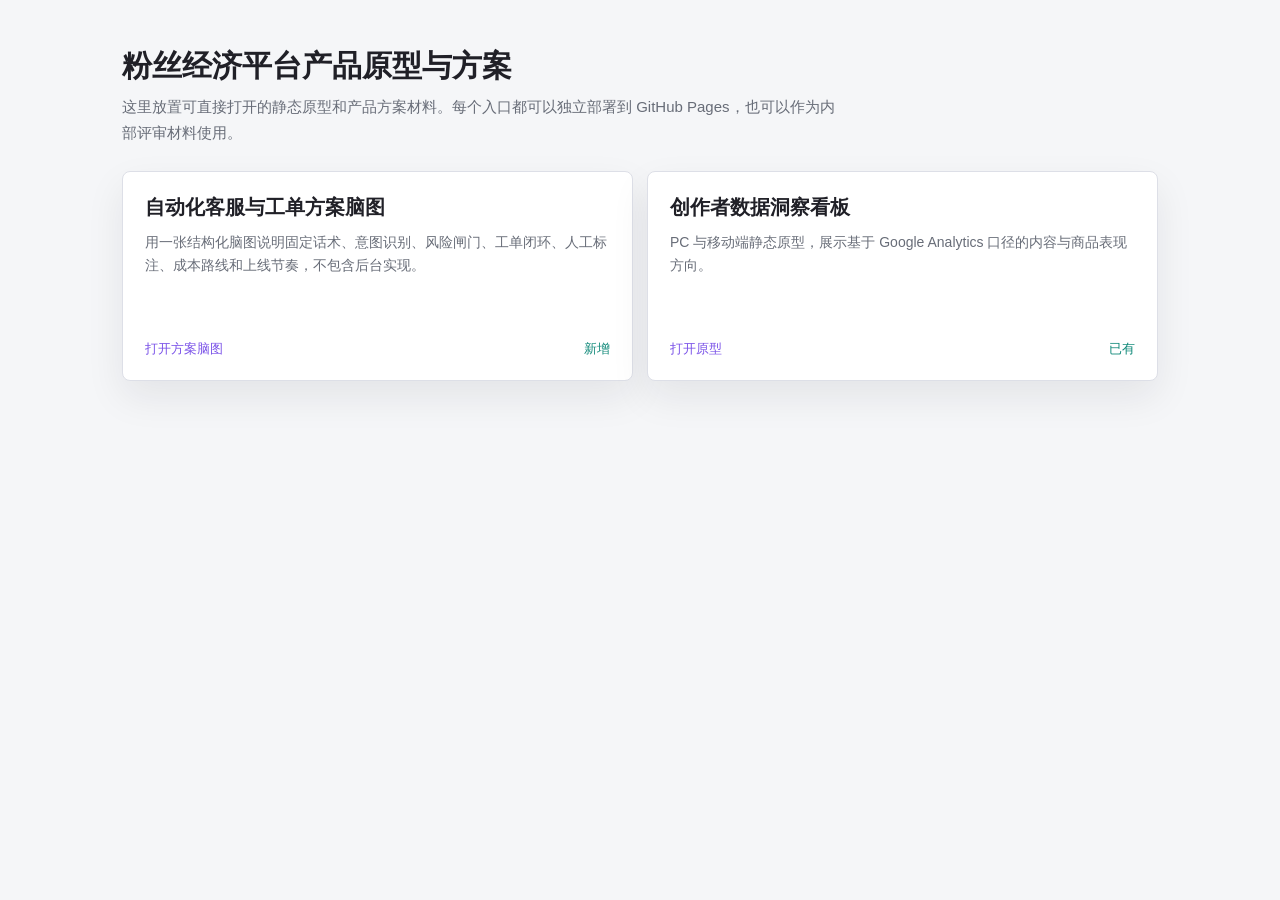
<file: index.html>
<!doctype html>
<html lang="zh-CN">
  <head>
    <meta charset="utf-8">
    <meta name="viewport" content="width=device-width, initial-scale=1">
    <title>粉丝经济平台产品原型与方案</title>
    <meta name="description" content="粉丝经济平台产品原型与方案索引。">
    <style>
      :root {
        --bg: #f5f6f8;
        --panel: #ffffff;
        --text: #202027;
        --muted: #686d78;
        --line: #dddfe7;
        --brand: #7a52e8;
        --teal: #108979;
      }

      * {
        box-sizing: border-box;
      }

      body {
        margin: 0;
        background: var(--bg);
        color: var(--text);
        font-family: -apple-system, BlinkMacSystemFont, "Helvetica Neue", Arial, "PingFang SC", "Hiragino Sans GB", "Microsoft YaHei", sans-serif;
      }

      main {
        width: min(1080px, 100%);
        margin: 0 auto;
        padding: 48px 22px;
      }

      header {
        margin-bottom: 26px;
      }

      h1 {
        margin: 0 0 10px;
        font-size: 30px;
        line-height: 1.2;
        letter-spacing: 0;
      }

      .lead {
        max-width: 720px;
        margin: 0;
        color: var(--muted);
        font-size: 15px;
        line-height: 1.7;
      }

      .grid {
        display: grid;
        grid-template-columns: repeat(2, minmax(0, 1fr));
        gap: 14px;
      }

      .item {
        min-height: 210px;
        display: flex;
        flex-direction: column;
        justify-content: space-between;
        gap: 22px;
        padding: 22px;
        border: 1px solid var(--line);
        border-radius: 8px;
        background: var(--panel);
        color: inherit;
        text-decoration: none;
        box-shadow: 0 16px 38px rgba(26, 31, 44, 0.08);
      }

      .item:hover {
        border-color: rgba(122, 82, 232, 0.55);
      }

      .item h2 {
        margin: 0 0 10px;
        font-size: 20px;
        line-height: 1.35;
      }

      .item p {
        margin: 0;
        color: var(--muted);
        font-size: 14px;
        line-height: 1.65;
      }

      .meta {
        display: flex;
        align-items: center;
        justify-content: space-between;
        gap: 12px;
        color: var(--brand);
        font-size: 13px;
      }

      .status {
        color: var(--teal);
      }

      @media (max-width: 720px) {
        main {
          padding: 32px 14px;
        }

        h1 {
          font-size: 24px;
        }

        .grid {
          grid-template-columns: 1fr;
        }
      }
    </style>
  </head>
  <body>
    <main>
      <header>
        <h1>粉丝经济平台产品原型与方案</h1>
        <p class="lead">这里放置可直接打开的静态原型和产品方案材料。每个入口都可以独立部署到 GitHub Pages，也可以作为内部评审材料使用。</p>
      </header>

      <section class="grid" aria-label="原型列表">
        <a class="item" href="./customer-support-automation/">
          <div>
            <h2>自动化客服与工单方案脑图</h2>
            <p>用一张结构化脑图说明固定话术、意图识别、风险闸门、工单闭环、人工标注、成本路线和上线节奏，不包含后台实现。</p>
          </div>
          <div class="meta">
            <span>打开方案脑图</span>
            <span class="status">新增</span>
          </div>
        </a>

        <a class="item" href="./creator-insight/">
          <div>
            <h2>创作者数据洞察看板</h2>
            <p>PC 与移动端静态原型，展示基于 Google Analytics 口径的内容与商品表现方向。</p>
          </div>
          <div class="meta">
            <span>打开原型</span>
            <span class="status">已有</span>
          </div>
        </a>
      </section>
    </main>
  </body>
</html>
</file>
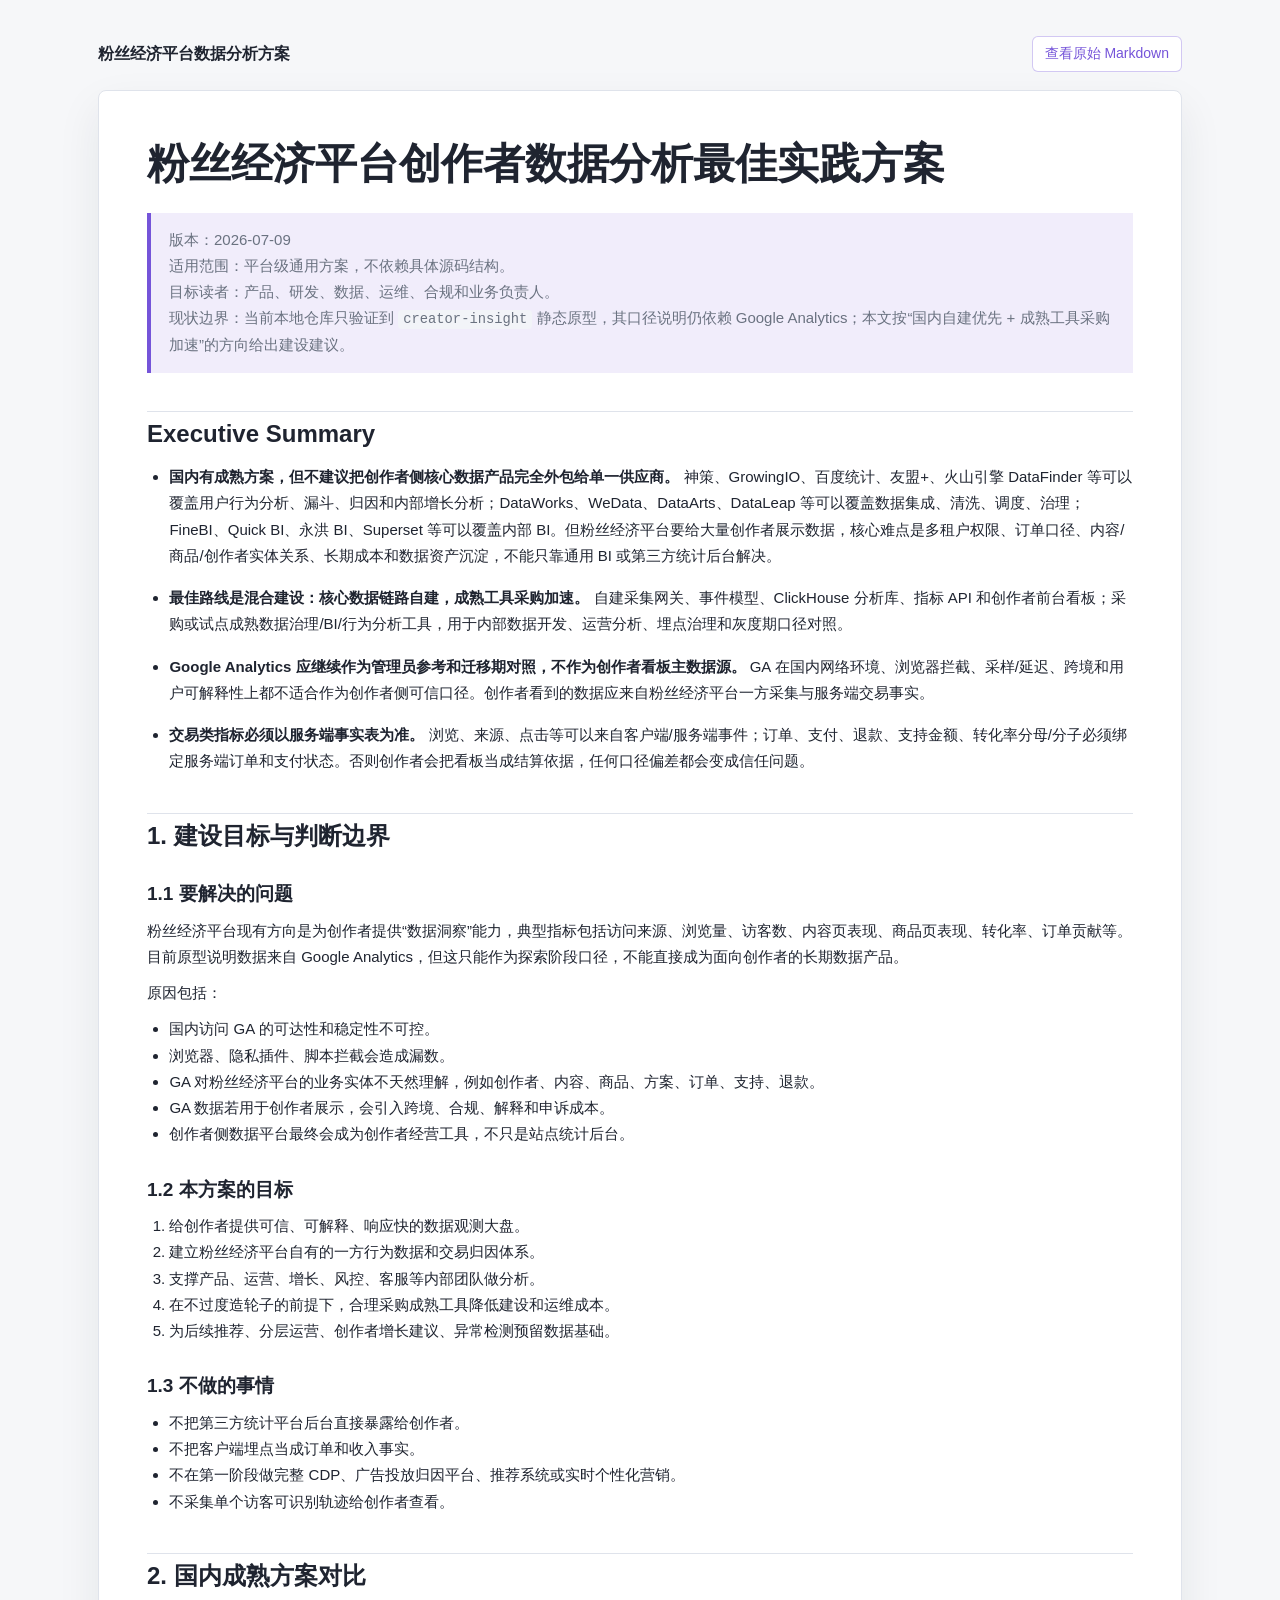
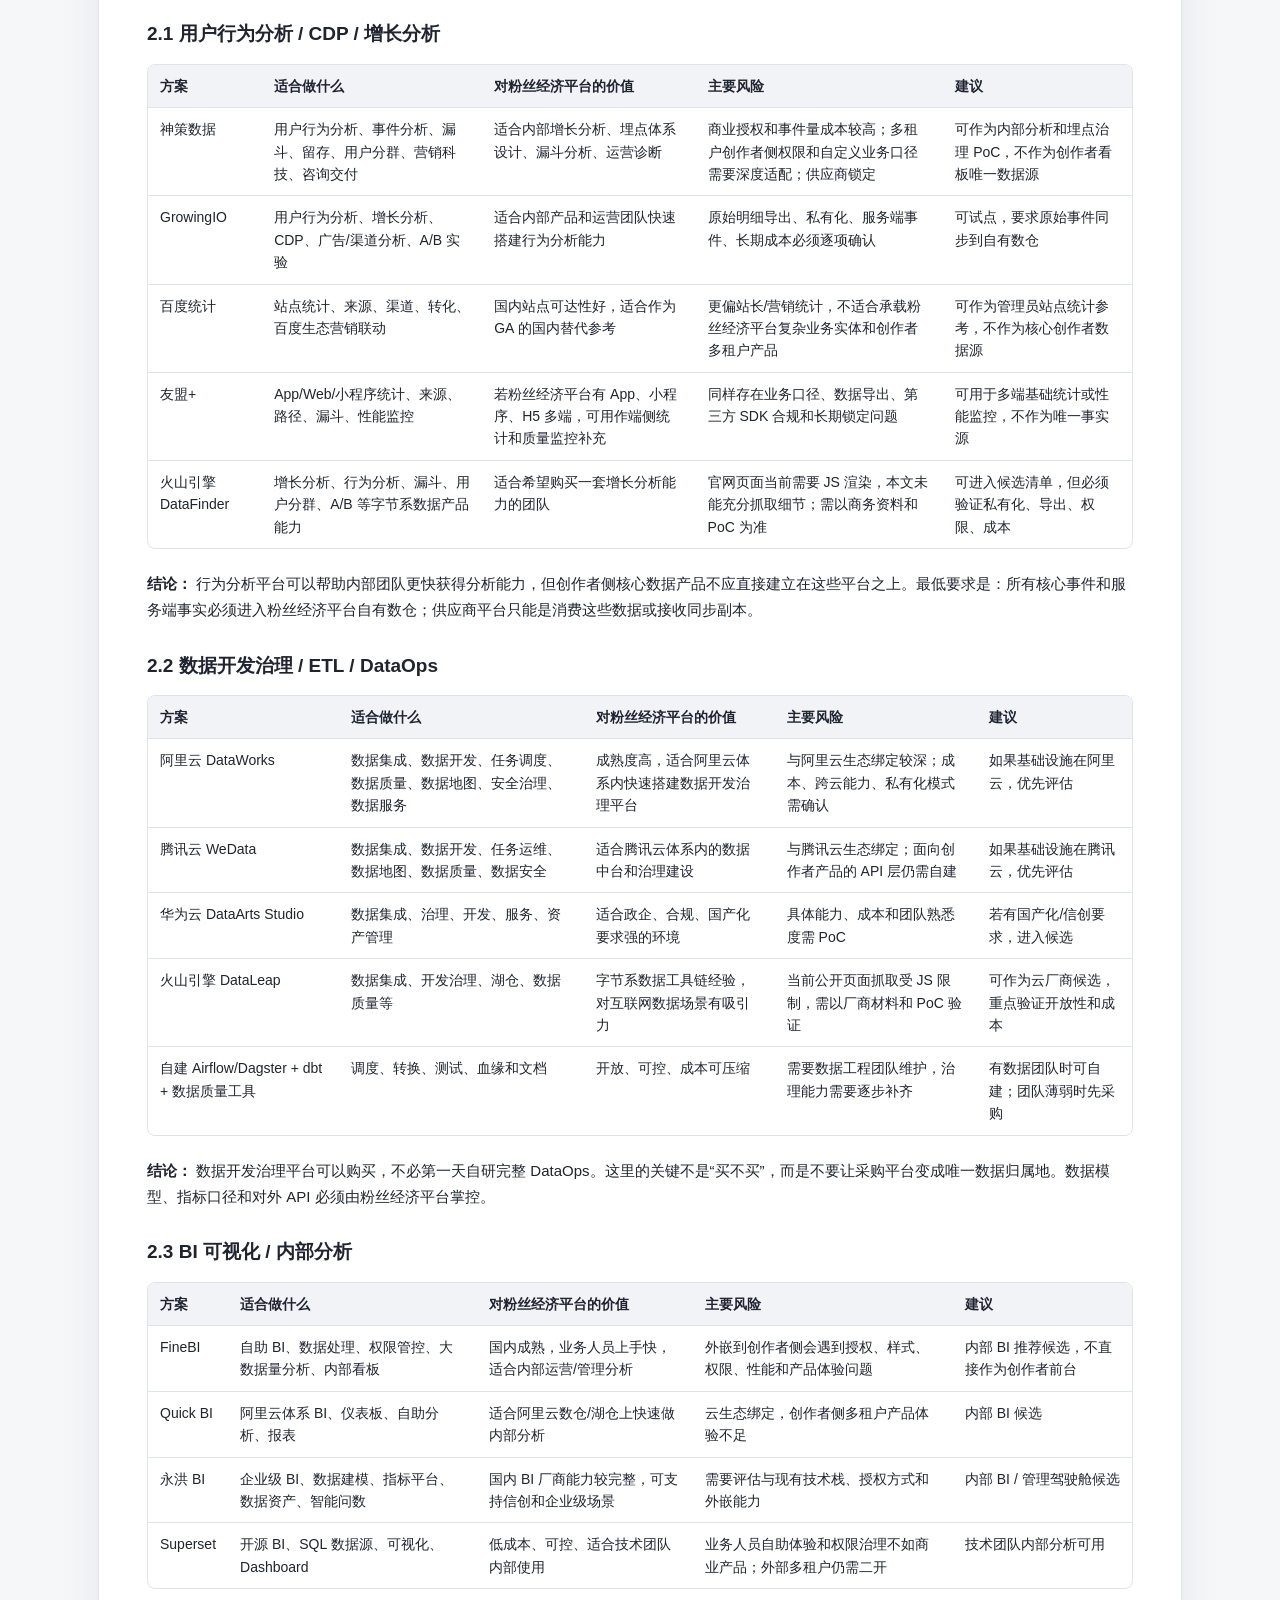
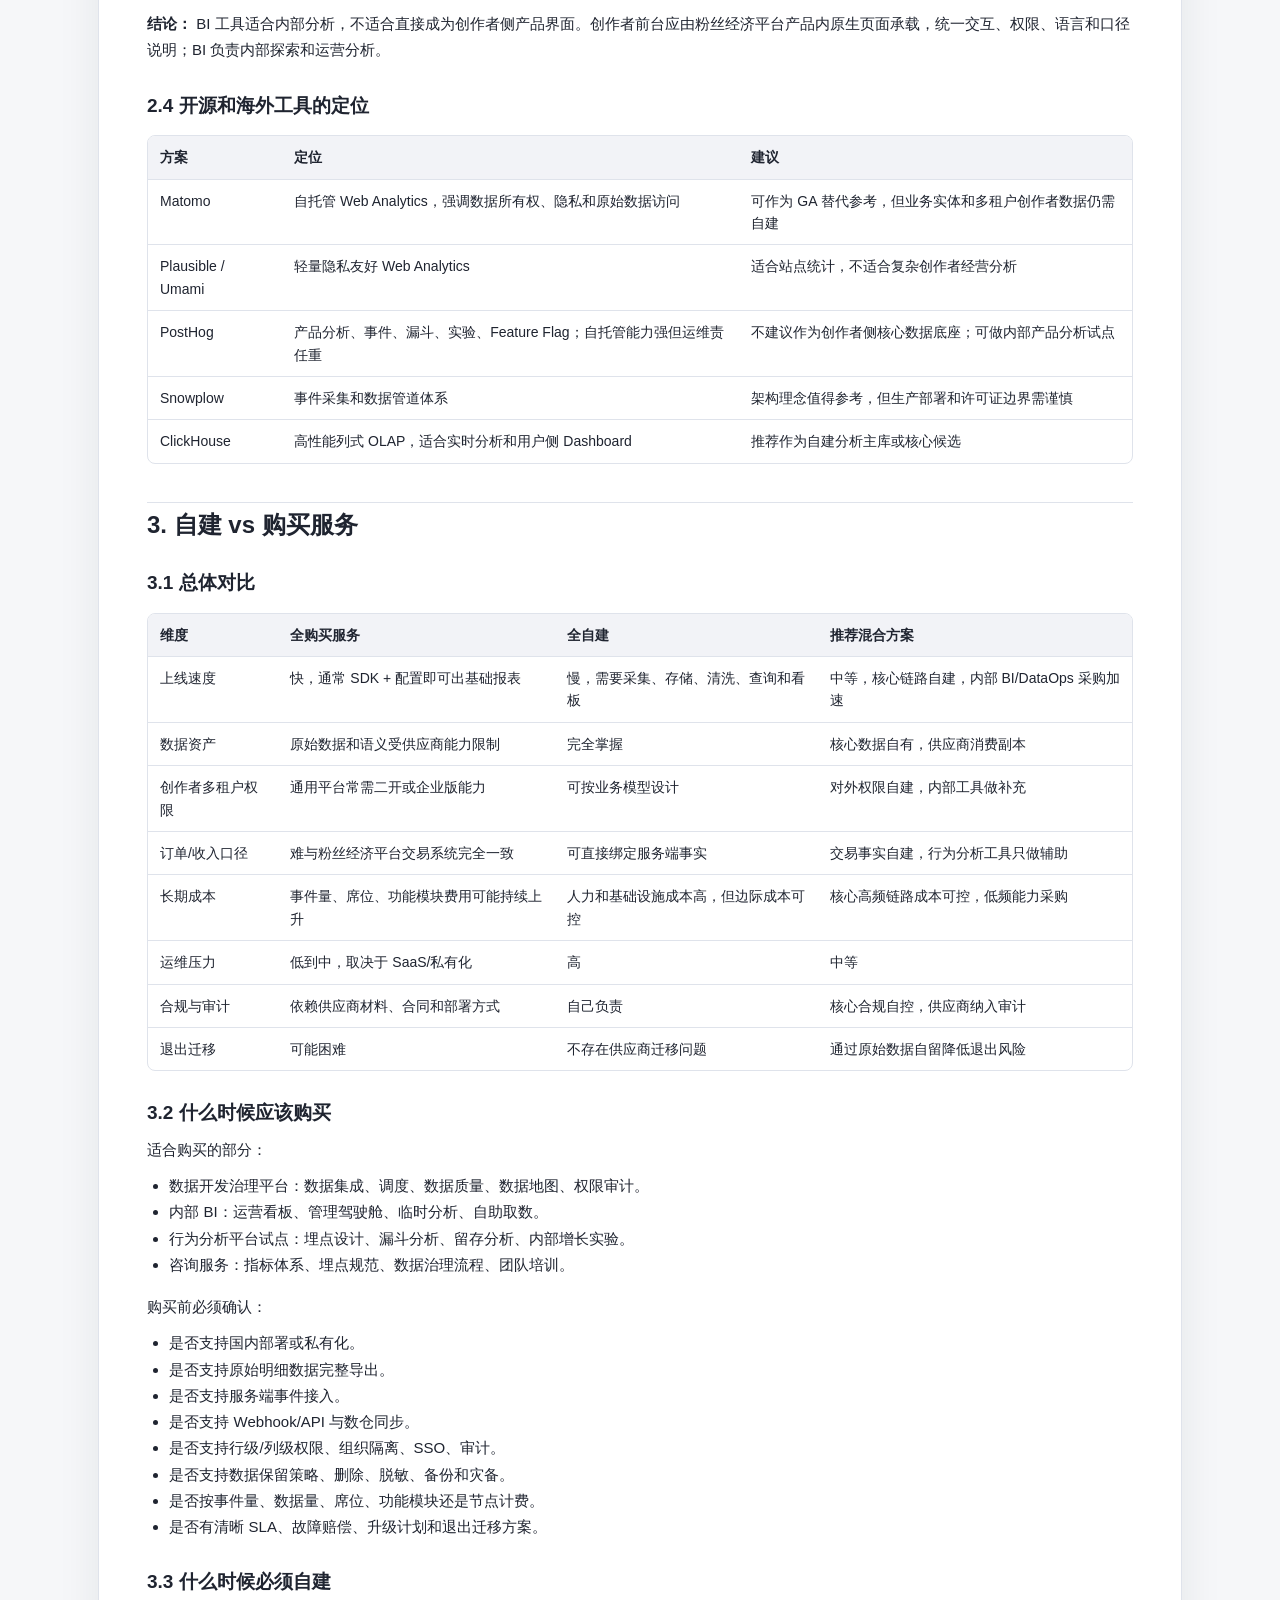
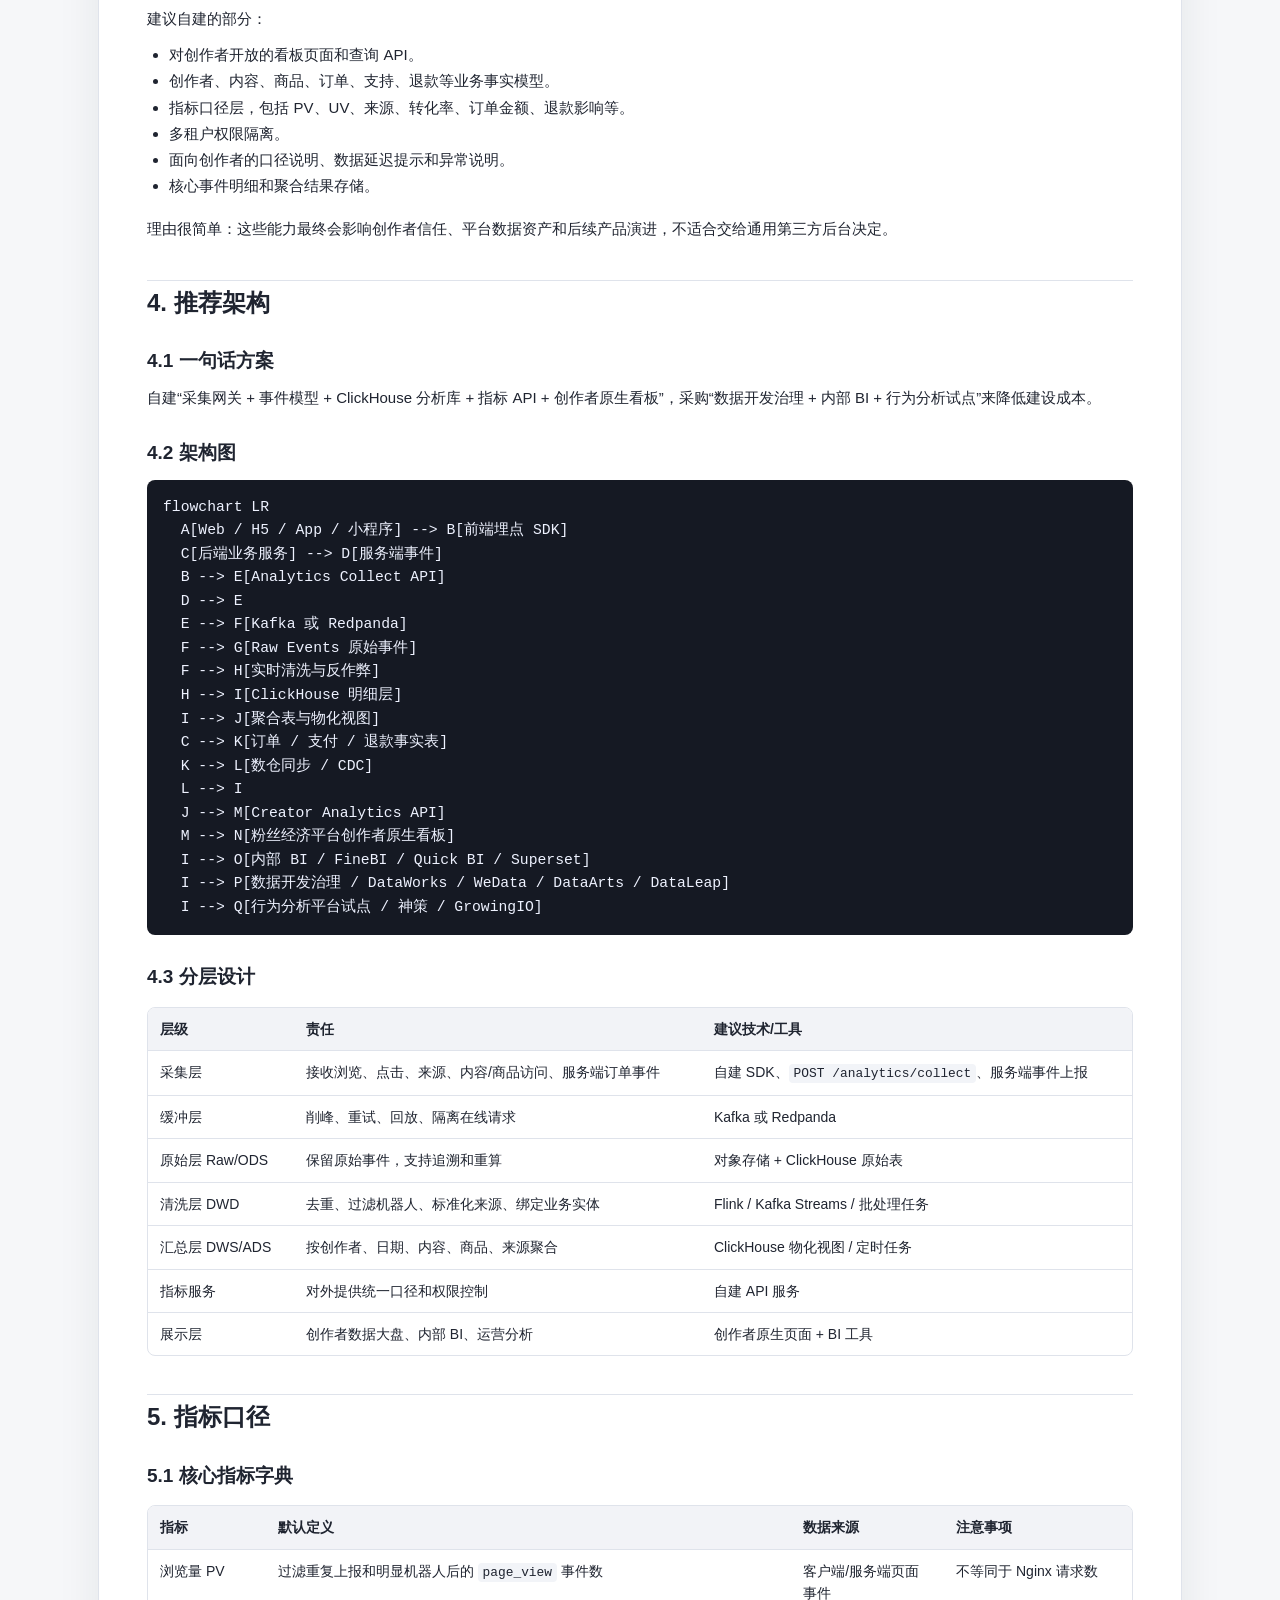
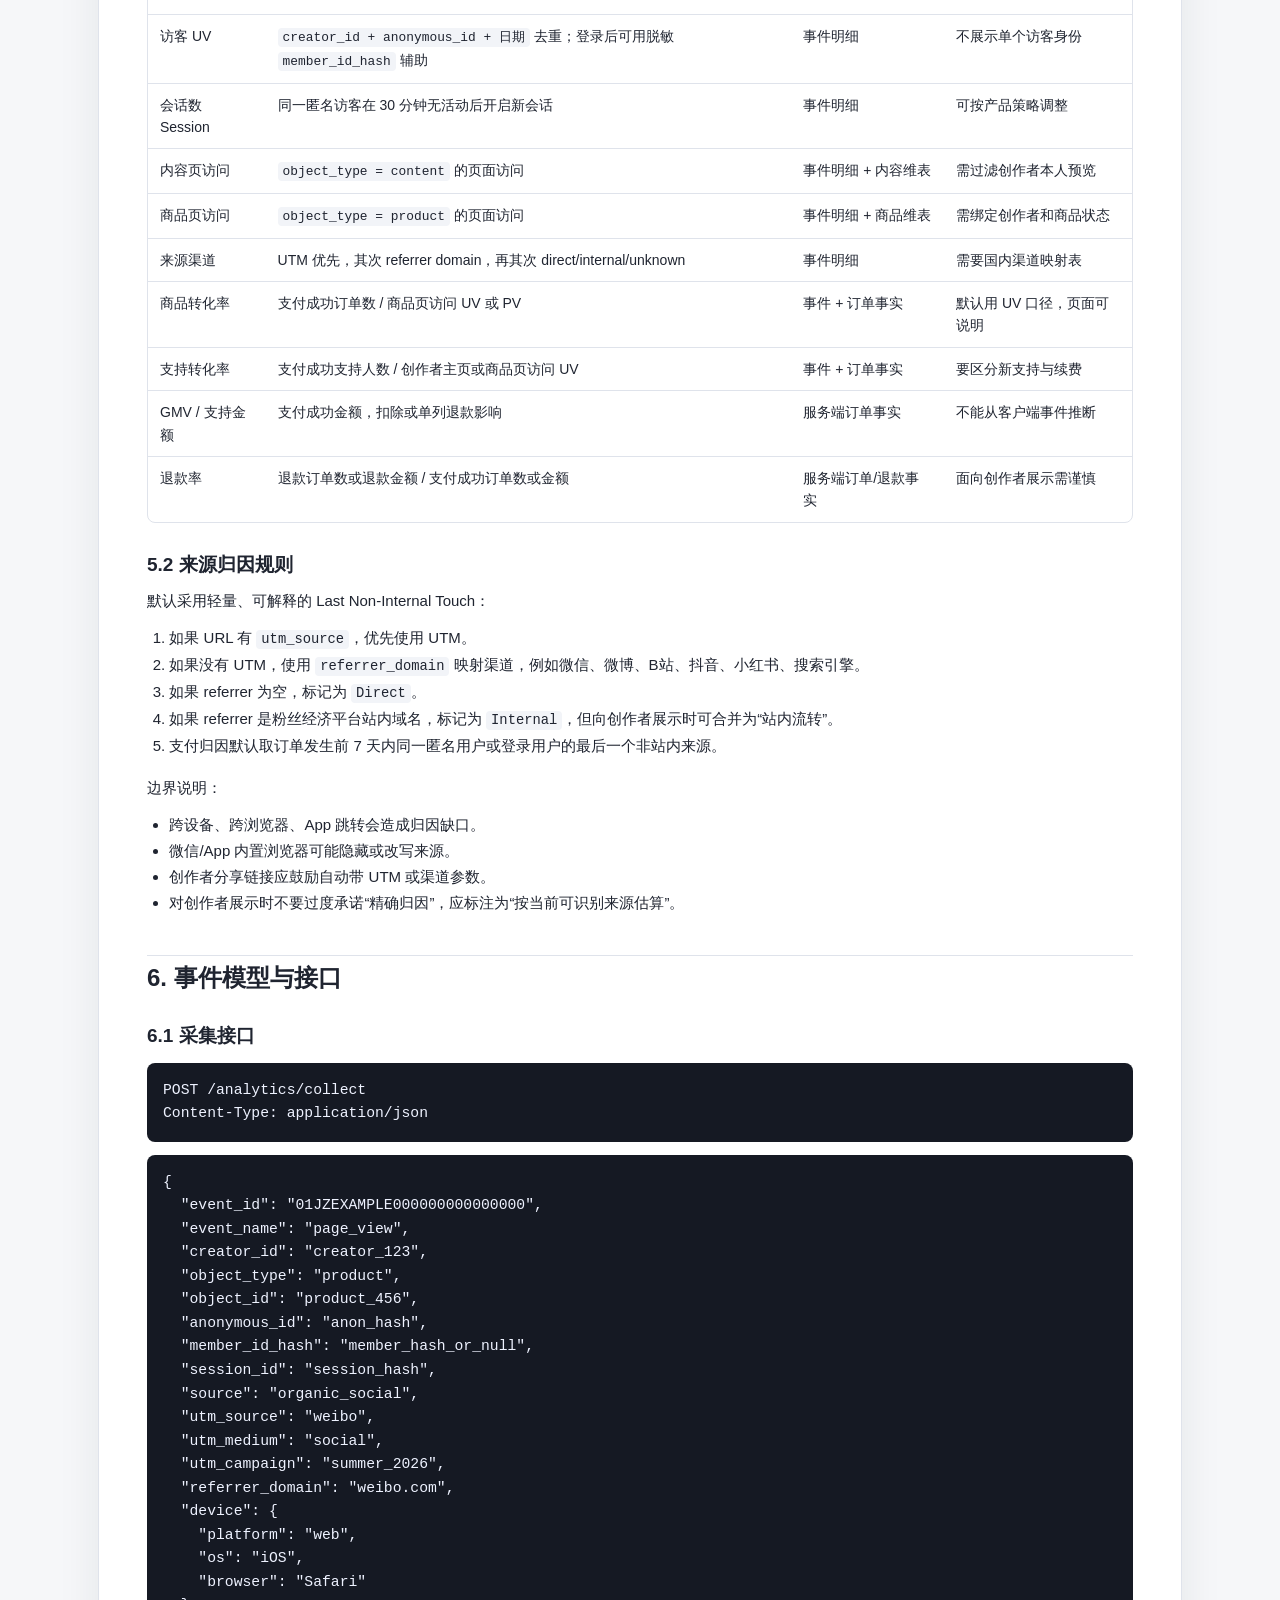
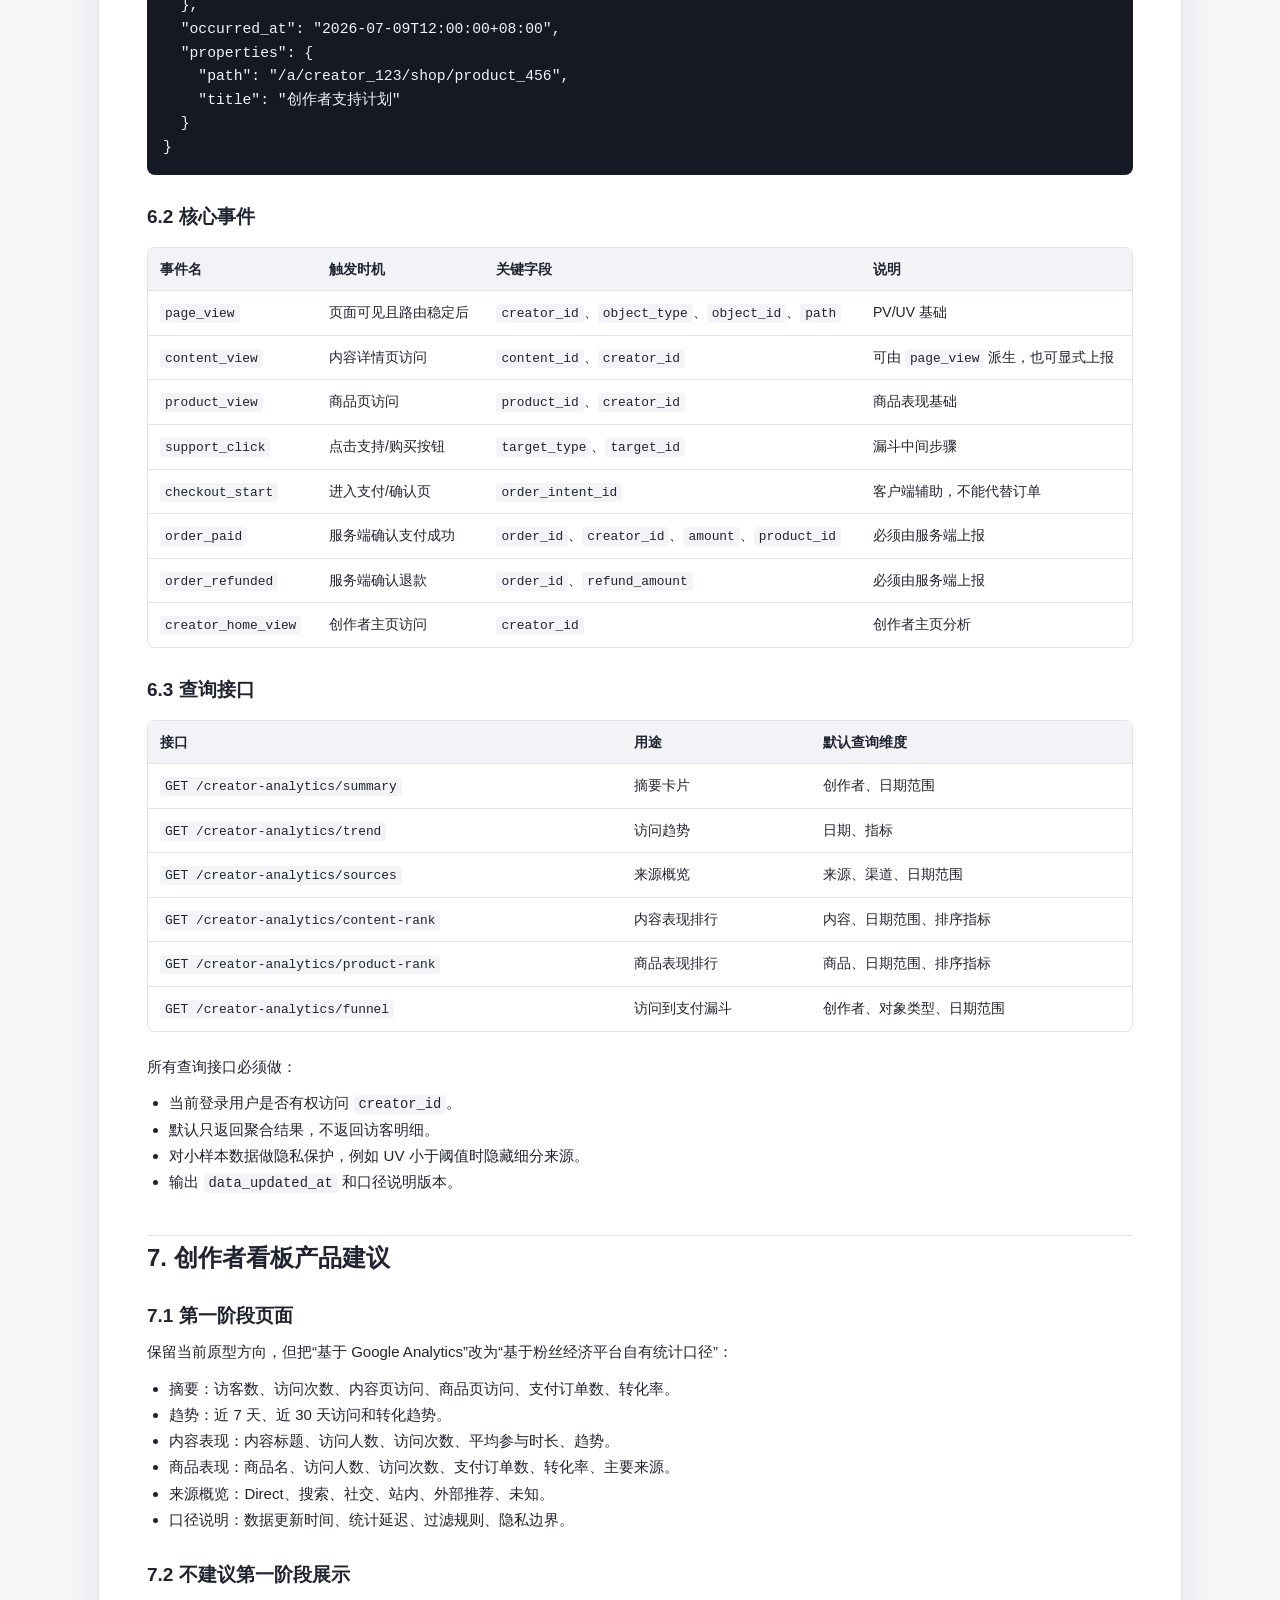
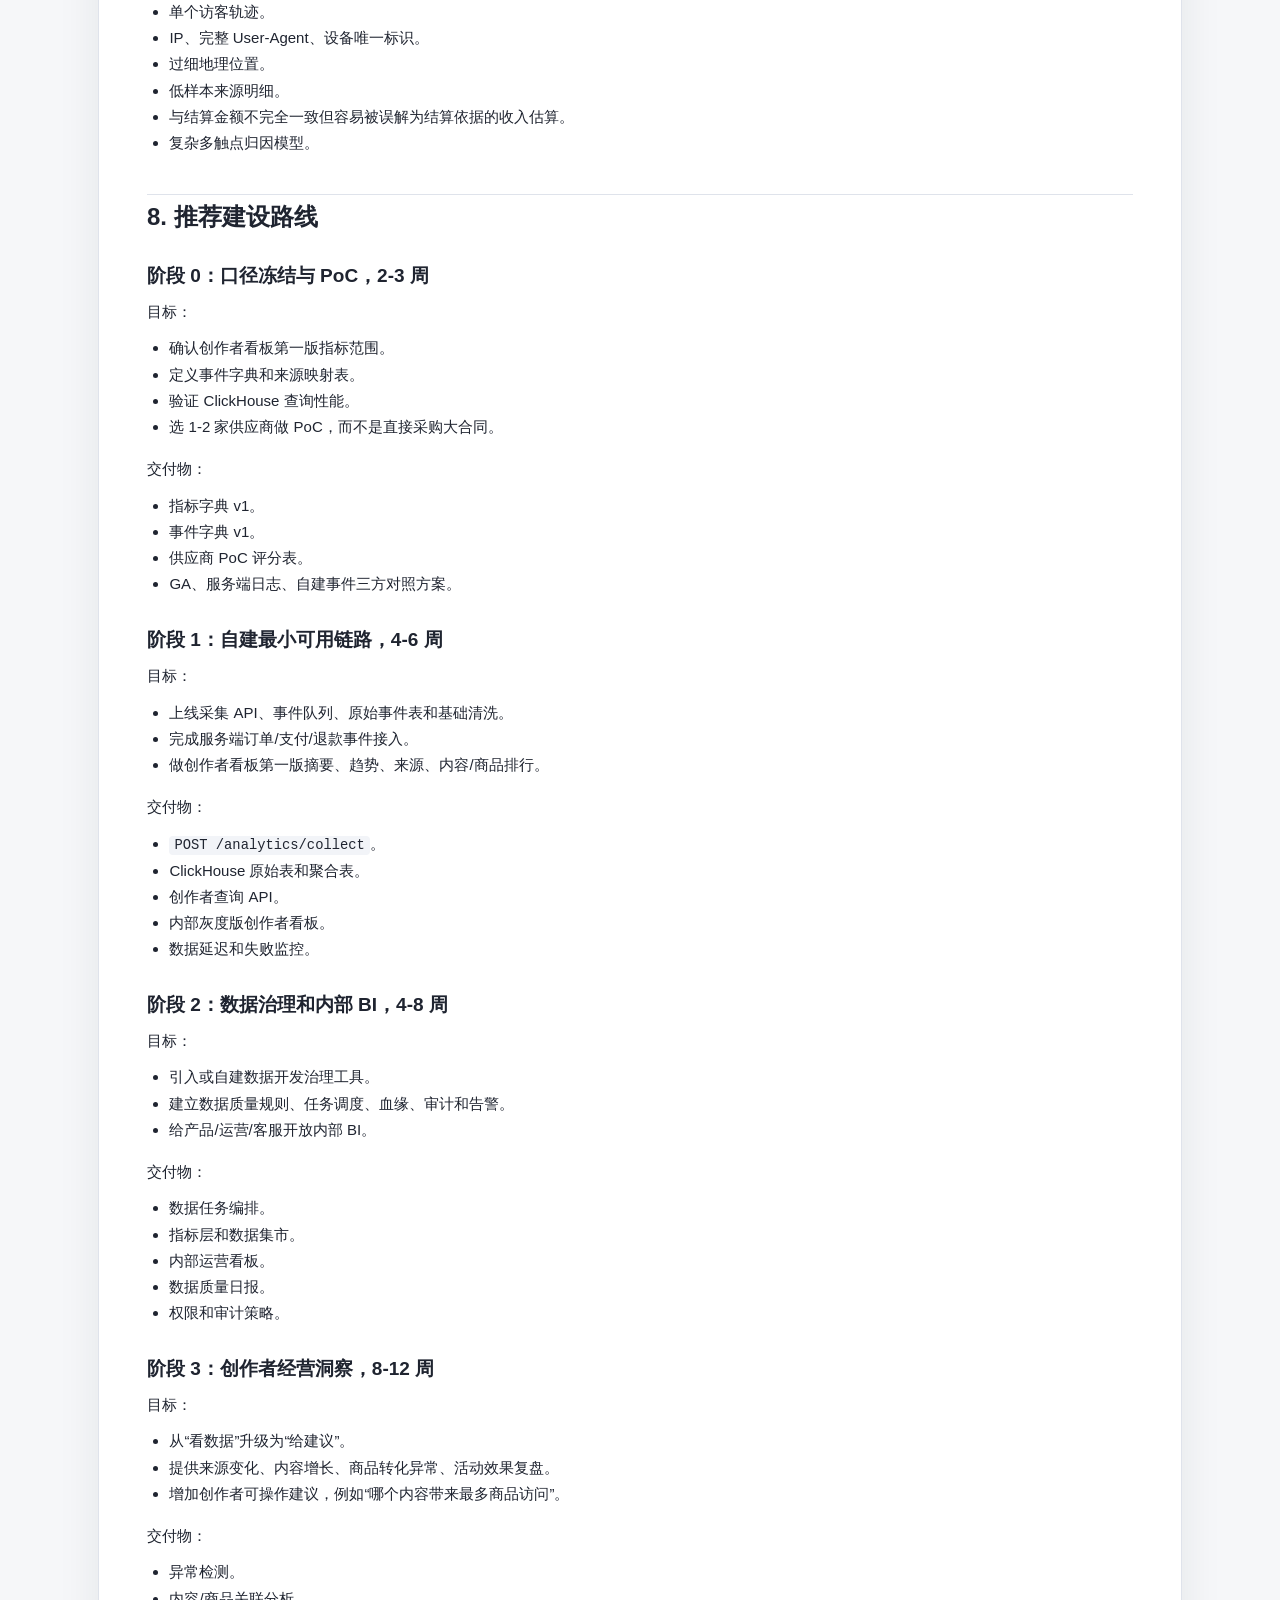
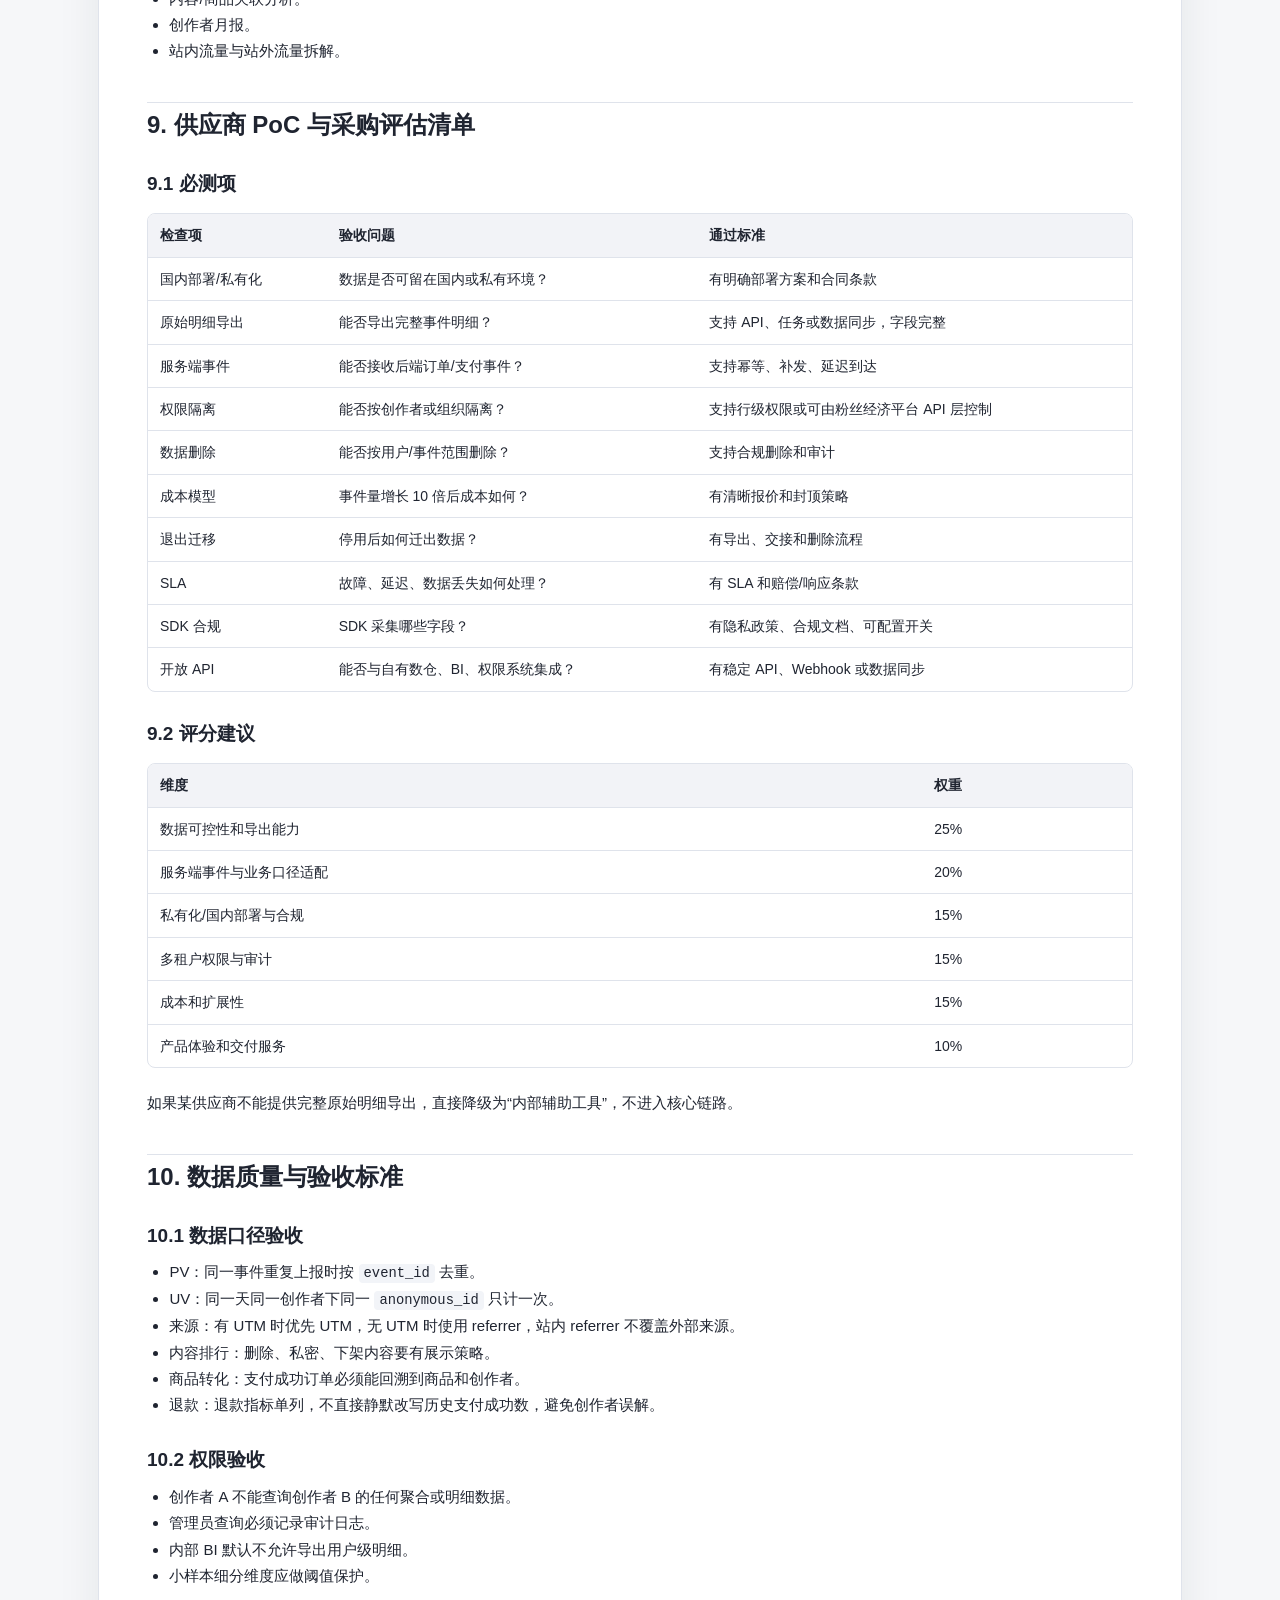
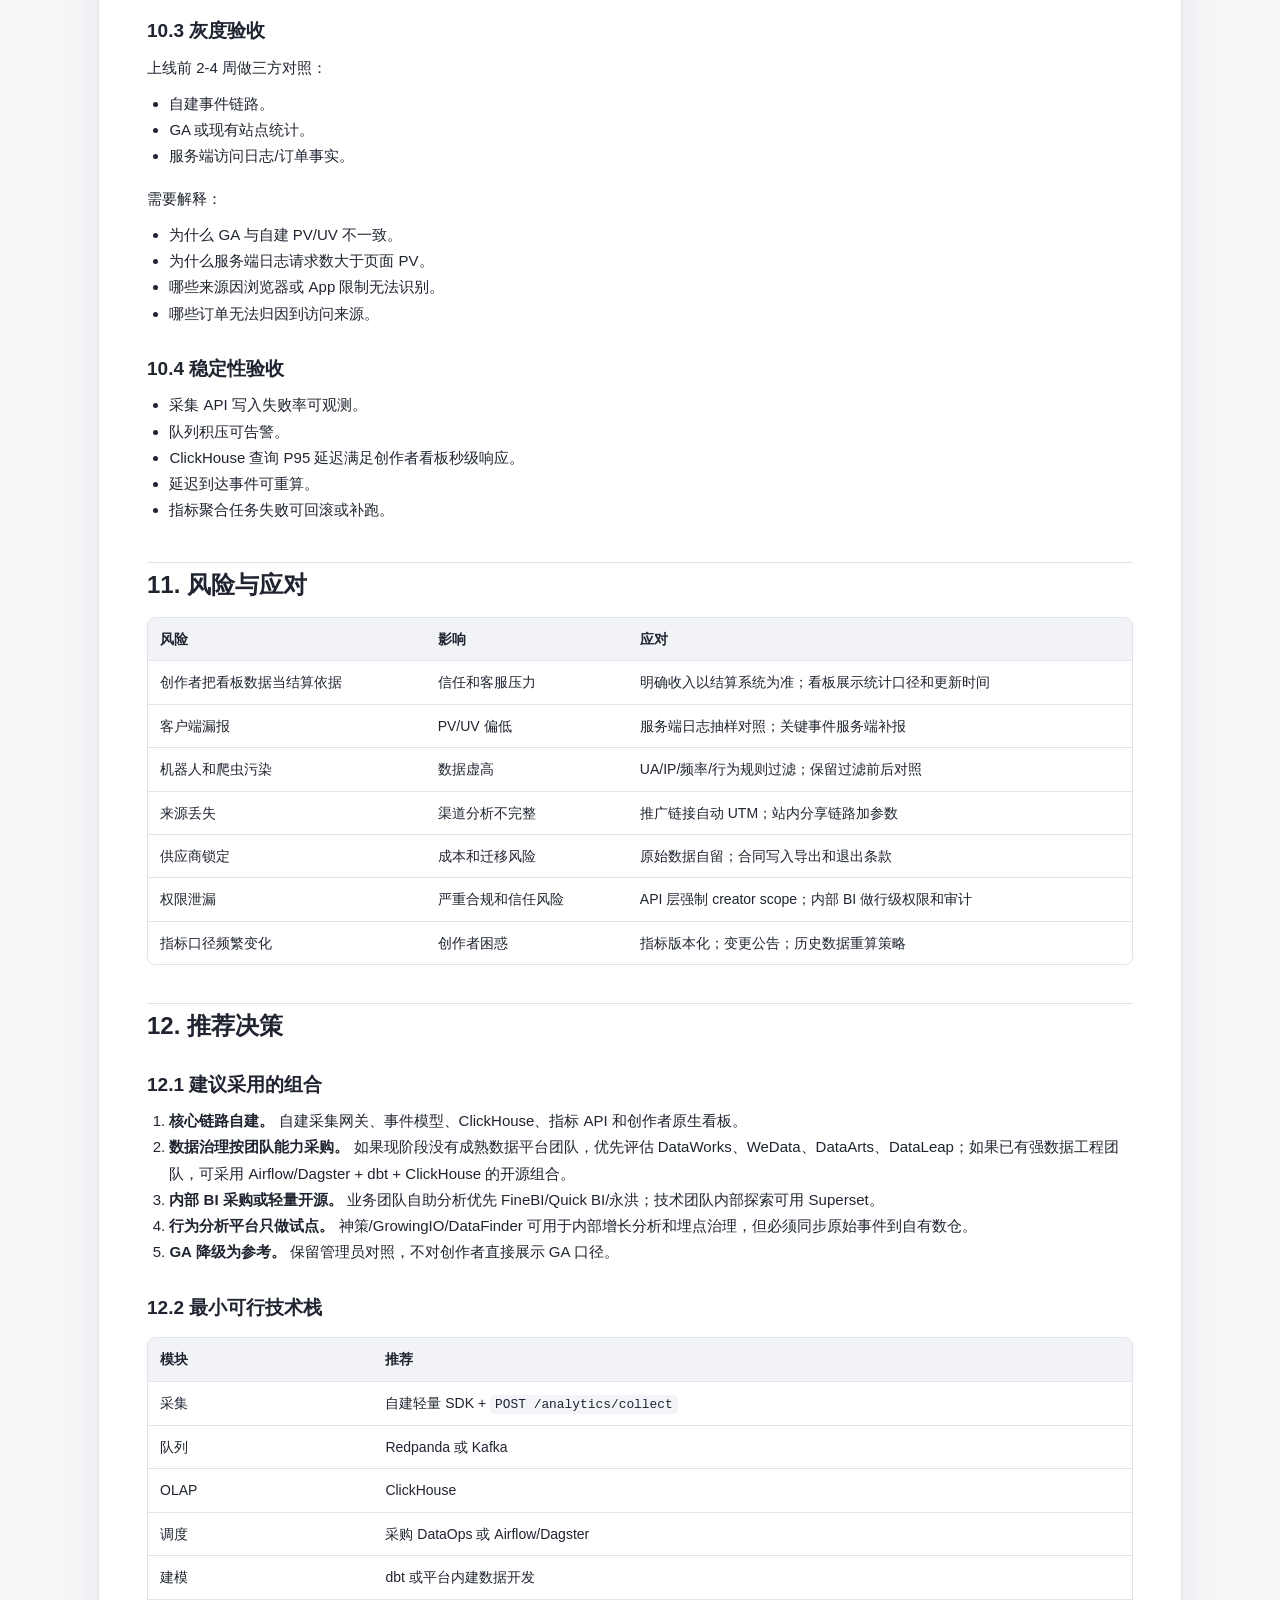
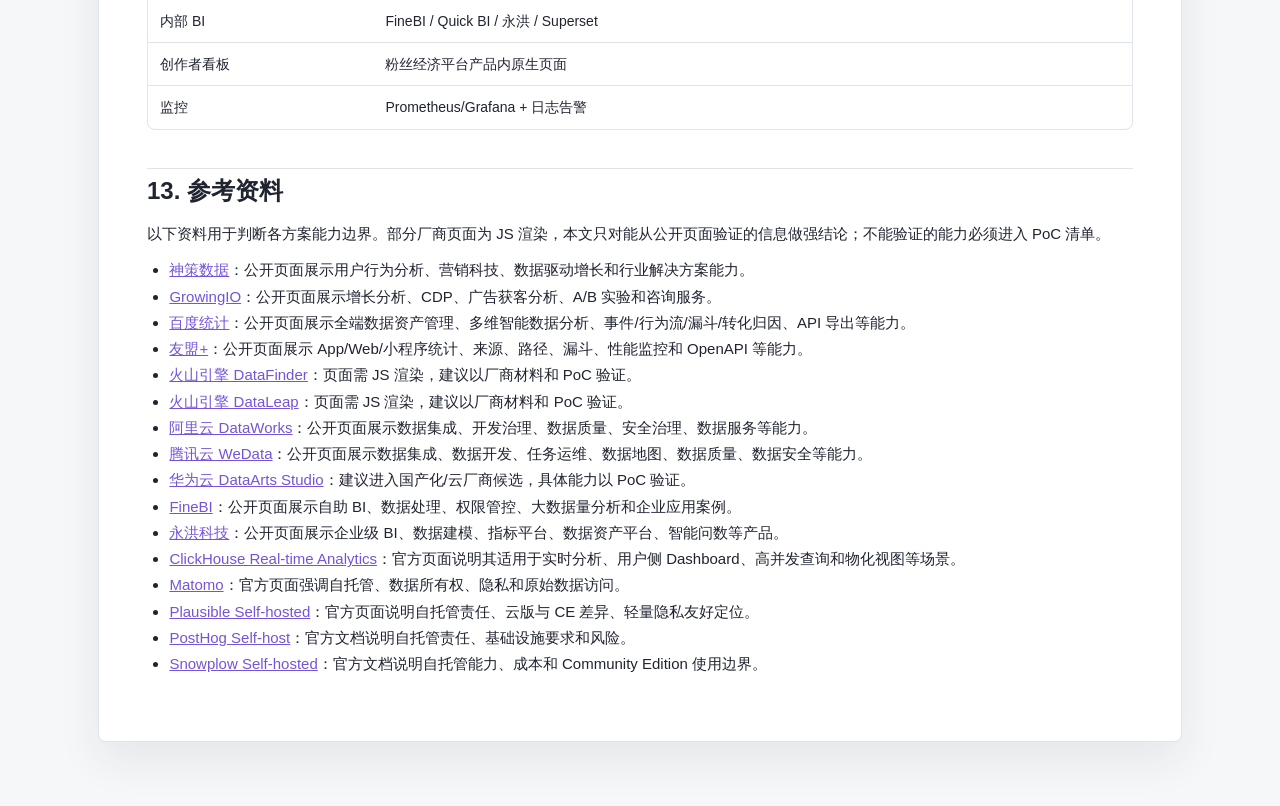
<file: creator-analytics-platform/index.html>
<!doctype html>
<html lang="zh-CN">
  <head>
    <meta charset="utf-8">
    <meta name="viewport" content="width=device-width, initial-scale=1">
    <title>粉丝经济平台创作者数据分析最佳实践方案</title>
    <meta name="description" content="粉丝经济平台创作者数据分析最佳实践方案 Markdown 分享页。">
    <style>
      :root {
        --bg: #f6f7f9;
        --paper: #ffffff;
        --text: #1f2430;
        --muted: #6a7280;
        --line: #dfe3eb;
        --brand: #7554d9;
        --brand-soft: rgba(117, 84, 217, 0.1);
        --code: #f2f4f8;
      }

      * {
        box-sizing: border-box;
      }

      body {
        margin: 0;
        background: var(--bg);
        color: var(--text);
        font-family: -apple-system, BlinkMacSystemFont, "Helvetica Neue", Arial, "PingFang SC", "Hiragino Sans GB", "Microsoft YaHei", sans-serif;
      }

      .shell {
        width: min(1120px, 100%);
        margin: 0 auto;
        padding: 36px 18px 64px;
      }

      .topbar {
        display: flex;
        align-items: center;
        justify-content: space-between;
        gap: 16px;
        margin-bottom: 18px;
      }

      .brand {
        font-weight: 700;
        letter-spacing: 0;
      }

      .source-link {
        color: var(--brand);
        text-decoration: none;
        border: 1px solid rgba(117, 84, 217, 0.32);
        border-radius: 6px;
        padding: 8px 12px;
        font-size: 14px;
        background: var(--paper);
      }

      article {
        border: 1px solid var(--line);
        border-radius: 8px;
        background: var(--paper);
        padding: clamp(22px, 4vw, 48px);
        box-shadow: 0 18px 44px rgba(30, 36, 50, 0.08);
      }

      h1,
      h2,
      h3,
      h4 {
        letter-spacing: 0;
      }

      h1 {
        margin: 0 0 24px;
        font-size: clamp(28px, 4vw, 42px);
        line-height: 1.18;
      }

      h2 {
        margin: 38px 0 14px;
        padding-top: 6px;
        border-top: 1px solid var(--line);
        font-size: 24px;
        line-height: 1.35;
      }

      h3 {
        margin: 28px 0 10px;
        font-size: 19px;
        line-height: 1.45;
      }

      h4 {
        margin: 22px 0 8px;
        font-size: 16px;
      }

      p,
      li,
      blockquote {
        font-size: 15px;
        line-height: 1.75;
      }

      p {
        margin: 10px 0;
      }

      ul,
      ol {
        padding-left: 1.4em;
        margin: 10px 0 16px;
      }

      blockquote {
        margin: 14px 0 20px;
        padding: 14px 18px;
        border-left: 4px solid var(--brand);
        background: var(--brand-soft);
        color: var(--muted);
      }

      a {
        color: var(--brand);
      }

      code {
        border-radius: 4px;
        background: var(--code);
        padding: 2px 5px;
        font-family: ui-monospace, SFMono-Regular, Menlo, Consolas, "Liberation Mono", monospace;
        font-size: 0.92em;
      }

      pre {
        overflow: auto;
        border-radius: 8px;
        background: #151923;
        color: #eef2ff;
        padding: 16px;
        line-height: 1.6;
      }

      pre code {
        background: transparent;
        padding: 0;
        color: inherit;
      }

      .table-wrap {
        overflow-x: auto;
        margin: 16px 0 22px;
        border: 1px solid var(--line);
        border-radius: 8px;
      }

      table {
        width: 100%;
        min-width: 720px;
        border-collapse: collapse;
        font-size: 14px;
      }

      th,
      td {
        border-bottom: 1px solid var(--line);
        padding: 10px 12px;
        text-align: left;
        vertical-align: top;
        line-height: 1.6;
      }

      th {
        background: #f2f3f7;
        font-weight: 700;
      }

      tr:last-child td {
        border-bottom: 0;
      }

      .loading,
      .error {
        color: var(--muted);
      }

      @media (max-width: 720px) {
        .shell {
          padding: 20px 10px 40px;
        }

        .topbar {
          align-items: flex-start;
          flex-direction: column;
        }

        article {
          padding: 20px 14px;
        }
      }
    </style>
  </head>
  <body>
    <main class="shell">
      <div class="topbar">
        <div class="brand">粉丝经济平台数据分析方案</div>
        <a class="source-link" href="./source.md">查看原始 Markdown</a>
      </div>
      <article id="content">
        <p class="loading">正在加载方案文档...</p>
      </article>
    </main>

    <script>
      const content = document.getElementById("content");

      function escapeHtml(value) {
        return value
          .replaceAll("&", "&amp;")
          .replaceAll("<", "&lt;")
          .replaceAll(">", "&gt;")
          .replaceAll('"', "&quot;");
      }

      function inline(value) {
        let html = escapeHtml(value);
        html = html.replace(/`([^`]+)`/g, "<code>$1</code>");
        html = html.replace(/\*\*([^*]+)\*\*/g, "<strong>$1</strong>");
        html = html.replace(/\[([^\]]+)\]\(([^)]+)\)/g, '<a href="$2">$1</a>');
        return html;
      }

      function isTableSeparator(line) {
        return /^\s*\|?[\s:-]+\|[\s|:-]+\|?\s*$/.test(line);
      }

      function splitTableRow(line) {
        return line
          .trim()
          .replace(/^\|/, "")
          .replace(/\|$/, "")
          .split("|")
          .map((cell) => inline(cell.trim()));
      }

      function renderTable(lines, start) {
        const rows = [];
        let index = start;
        while (index < lines.length && /^\s*\|/.test(lines[index])) {
          rows.push(splitTableRow(lines[index]));
          index += 1;
        }

        const hasSeparator = rows.length > 1 && isTableSeparator(lines[start + 1]);
        const head = hasSeparator ? rows[0] : null;
        const body = hasSeparator ? rows.slice(2) : rows;
        let html = '<div class="table-wrap"><table>';
        if (head) {
          html += "<thead><tr>" + head.map((cell) => `<th>${cell}</th>`).join("") + "</tr></thead>";
        }
        html += "<tbody>";
        html += body
          .map((row) => "<tr>" + row.map((cell) => `<td>${cell}</td>`).join("") + "</tr>")
          .join("");
        html += "</tbody></table></div>";
        return { html, next: index };
      }

      function renderMarkdown(markdown) {
        const lines = markdown.replace(/\r\n/g, "\n").split("\n");
        const out = [];
        let i = 0;
        let listType = null;

        function closeList() {
          if (listType) {
            out.push(`</${listType}>`);
            listType = null;
          }
        }

        while (i < lines.length) {
          const line = lines[i];

          if (/^```/.test(line)) {
            closeList();
            const lang = line.replace(/^```/, "").trim();
            i += 1;
            const code = [];
            while (i < lines.length && !/^```/.test(lines[i])) {
              code.push(lines[i]);
              i += 1;
            }
            out.push(`<pre><code data-lang="${escapeHtml(lang)}">${escapeHtml(code.join("\n"))}</code></pre>`);
            i += 1;
            continue;
          }

          if (!line.trim()) {
            closeList();
            i += 1;
            continue;
          }

          if (/^\s*\|/.test(line) && i + 1 < lines.length && isTableSeparator(lines[i + 1])) {
            closeList();
            const table = renderTable(lines, i);
            out.push(table.html);
            i = table.next;
            continue;
          }

          const heading = line.match(/^(#{1,4})\s+(.+)$/);
          if (heading) {
            closeList();
            const level = heading[1].length;
            out.push(`<h${level}>${inline(heading[2])}</h${level}>`);
            i += 1;
            continue;
          }

          if (/^>\s?/.test(line)) {
            closeList();
            const quote = [];
            while (i < lines.length && /^>\s?/.test(lines[i])) {
              quote.push(lines[i].replace(/^>\s?/, ""));
              i += 1;
            }
            out.push(`<blockquote>${quote.map(inline).join("<br>")}</blockquote>`);
            continue;
          }

          const bullet = line.match(/^\s*[-*]\s+(.+)$/);
          if (bullet) {
            if (listType !== "ul") {
              closeList();
              out.push("<ul>");
              listType = "ul";
            }
            out.push(`<li>${inline(bullet[1])}</li>`);
            i += 1;
            continue;
          }

          const ordered = line.match(/^\s*\d+\.\s+(.+)$/);
          if (ordered) {
            if (listType !== "ol") {
              closeList();
              out.push("<ol>");
              listType = "ol";
            }
            out.push(`<li>${inline(ordered[1])}</li>`);
            i += 1;
            continue;
          }

          closeList();
          const paragraph = [line.trim()];
          i += 1;
          while (
            i < lines.length &&
            lines[i].trim() &&
            !/^(#{1,4})\s+/.test(lines[i]) &&
            !/^```/.test(lines[i]) &&
            !/^>\s?/.test(lines[i]) &&
            !/^\s*[-*]\s+/.test(lines[i]) &&
            !/^\s*\d+\.\s+/.test(lines[i]) &&
            !/^\s*\|/.test(lines[i])
          ) {
            paragraph.push(lines[i].trim());
            i += 1;
          }
          out.push(`<p>${inline(paragraph.join(" "))}</p>`);
        }

        closeList();
        return out.join("\n");
      }

      fetch("./source.md")
        .then((response) => {
          if (!response.ok) throw new Error(`HTTP ${response.status}`);
          return response.text();
        })
        .then((markdown) => {
          content.innerHTML = renderMarkdown(markdown);
        })
        .catch((error) => {
          content.innerHTML = `<p class="error">文档加载失败：${escapeHtml(error.message)}</p>`;
        });
    </script>
  </body>
</html>
</file>
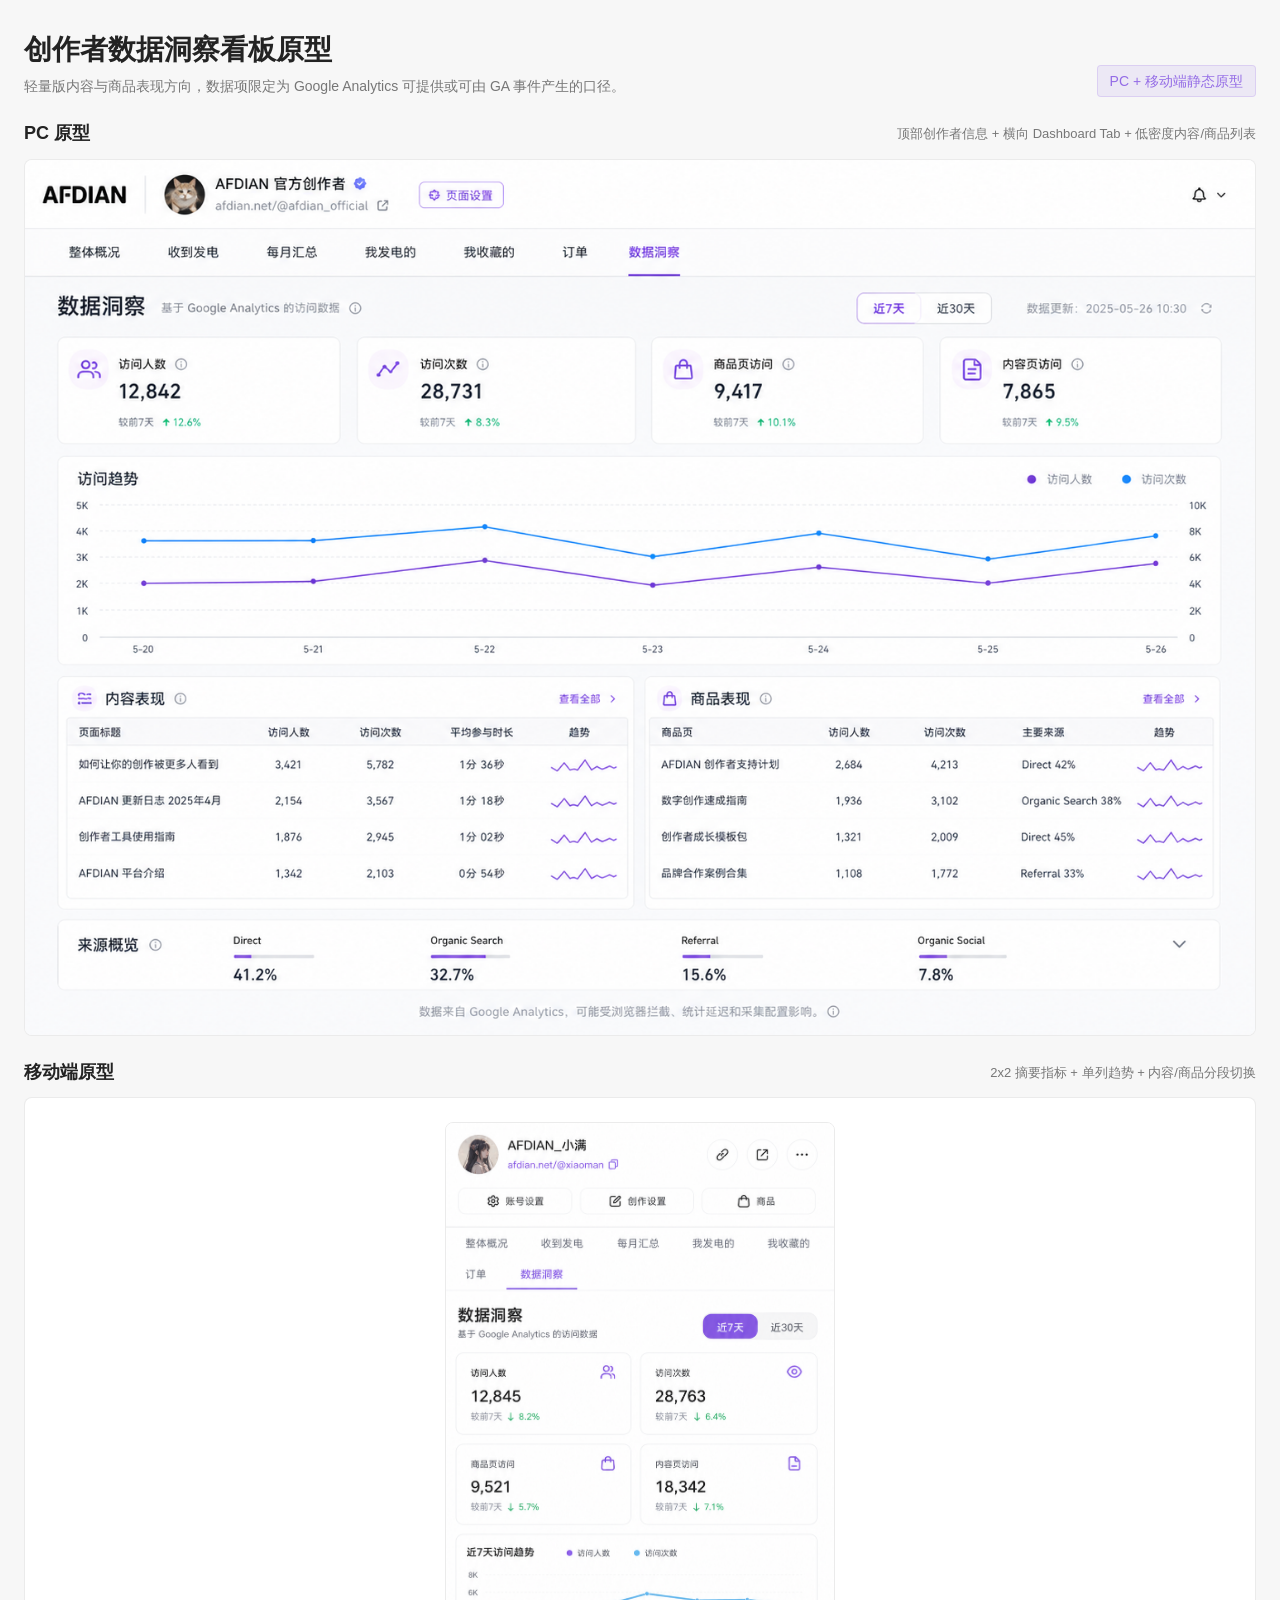
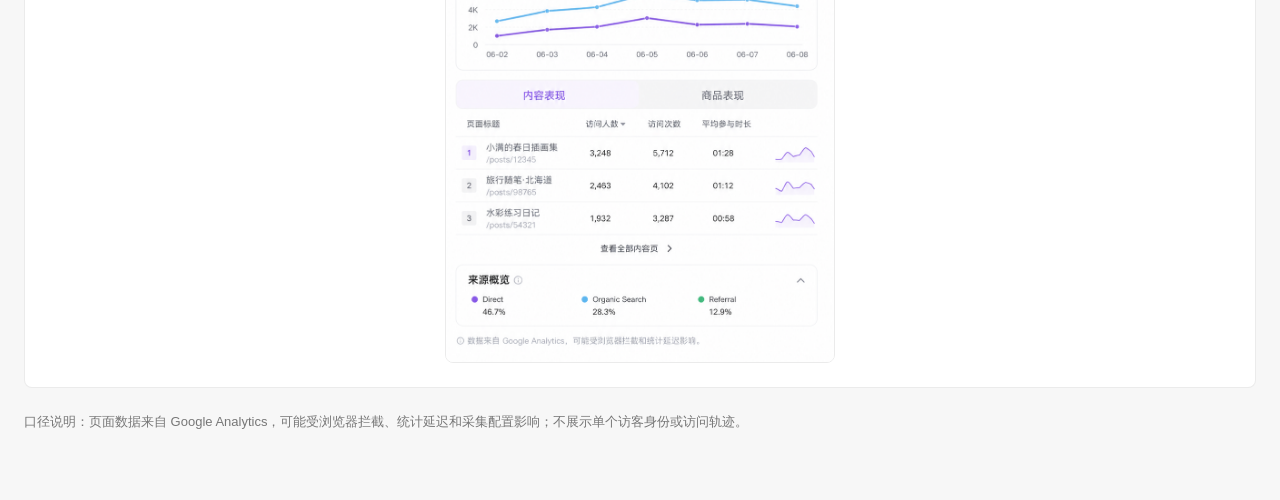
<file: creator-insight/index.html>
<!doctype html>
<html lang="zh-CN">
  <head>
    <meta charset="utf-8">
    <meta name="viewport" content="width=device-width, initial-scale=1">
    <title>创作者数据洞察看板原型</title>
    <meta name="description" content="创作者数据洞察看板 PC 与移动端静态原型。">
    <style>
      :root {
        --purple: #946ce6;
        --text: rgba(0, 0, 0, 0.86);
        --muted: rgba(0, 0, 0, 0.52);
        --line: rgba(0, 0, 0, 0.08);
        --bg: #f7f7f7;
        --white: #fff;
      }

      * {
        box-sizing: border-box;
      }

      body {
        margin: 0;
        background: var(--bg);
        color: var(--text);
        font-family: -apple-system, BlinkMacSystemFont, "Helvetica Neue", Arial, "PingFang SC", "Hiragino Sans GB", "Microsoft YaHei", sans-serif;
      }

      .page {
        width: min(1480px, 100%);
        margin: 0 auto;
        padding: 32px 24px 56px;
      }

      .header {
        display: flex;
        align-items: flex-end;
        justify-content: space-between;
        gap: 24px;
        margin-bottom: 24px;
      }

      h1 {
        margin: 0 0 8px;
        font-size: 28px;
        line-height: 1.25;
        letter-spacing: 0;
      }

      .desc {
        margin: 0;
        color: var(--muted);
        font-size: 14px;
        line-height: 1.6;
      }

      .tag {
        flex-shrink: 0;
        color: var(--purple);
        background: rgba(148, 108, 230, 0.1);
        border: 1px solid rgba(148, 108, 230, 0.2);
        border-radius: 4px;
        padding: 8px 12px;
        font-size: 14px;
        line-height: 1;
      }

      .section {
        margin-top: 24px;
      }

      .section-title {
        display: flex;
        align-items: center;
        justify-content: space-between;
        gap: 16px;
        margin-bottom: 12px;
      }

      h2 {
        margin: 0;
        font-size: 18px;
        line-height: 1.4;
      }

      .note {
        color: var(--muted);
        font-size: 13px;
        line-height: 1.5;
      }

      .frame {
        overflow: hidden;
        border: 1px solid var(--line);
        border-radius: 8px;
        background: var(--white);
      }

      .frame img {
        display: block;
        width: 100%;
        height: auto;
      }

      .mobile-wrap {
        display: flex;
        justify-content: center;
        padding: 24px;
      }

      .mobile-wrap img {
        width: min(390px, 100%);
        border: 1px solid var(--line);
        border-radius: 8px;
      }

      @media (max-width: 720px) {
        .page {
          padding: 20px 12px 40px;
        }

        .header {
          display: block;
        }

        h1 {
          font-size: 22px;
        }

        .tag {
          display: inline-flex;
          margin-top: 14px;
        }

        .mobile-wrap {
          padding: 12px;
        }
      }
    </style>
  </head>
  <body>
    <main class="page">
      <header class="header">
        <div>
          <h1>创作者数据洞察看板原型</h1>
          <p class="desc">轻量版内容与商品表现方向，数据项限定为 Google Analytics 可提供或可由 GA 事件产生的口径。</p>
        </div>
        <div class="tag">PC + 移动端静态原型</div>
      </header>

      <section class="section">
        <div class="section-title">
          <h2>PC 原型</h2>
          <span class="note">顶部创作者信息 + 横向 Dashboard Tab + 低密度内容/商品列表</span>
        </div>
        <div class="frame">
          <img src="./assets/pc.png" alt="创作者数据洞察看板 PC 原型">
        </div>
      </section>

      <section class="section">
        <div class="section-title">
          <h2>移动端原型</h2>
          <span class="note">2x2 摘要指标 + 单列趋势 + 内容/商品分段切换</span>
        </div>
        <div class="frame mobile-wrap">
          <img src="./assets/mobile.png" alt="创作者数据洞察看板移动端原型">
        </div>
      </section>

      <p class="note section">口径说明：页面数据来自 Google Analytics，可能受浏览器拦截、统计延迟和采集配置影响；不展示单个访客身份或访问轨迹。</p>
    </main>
  </body>
</html>
</file>
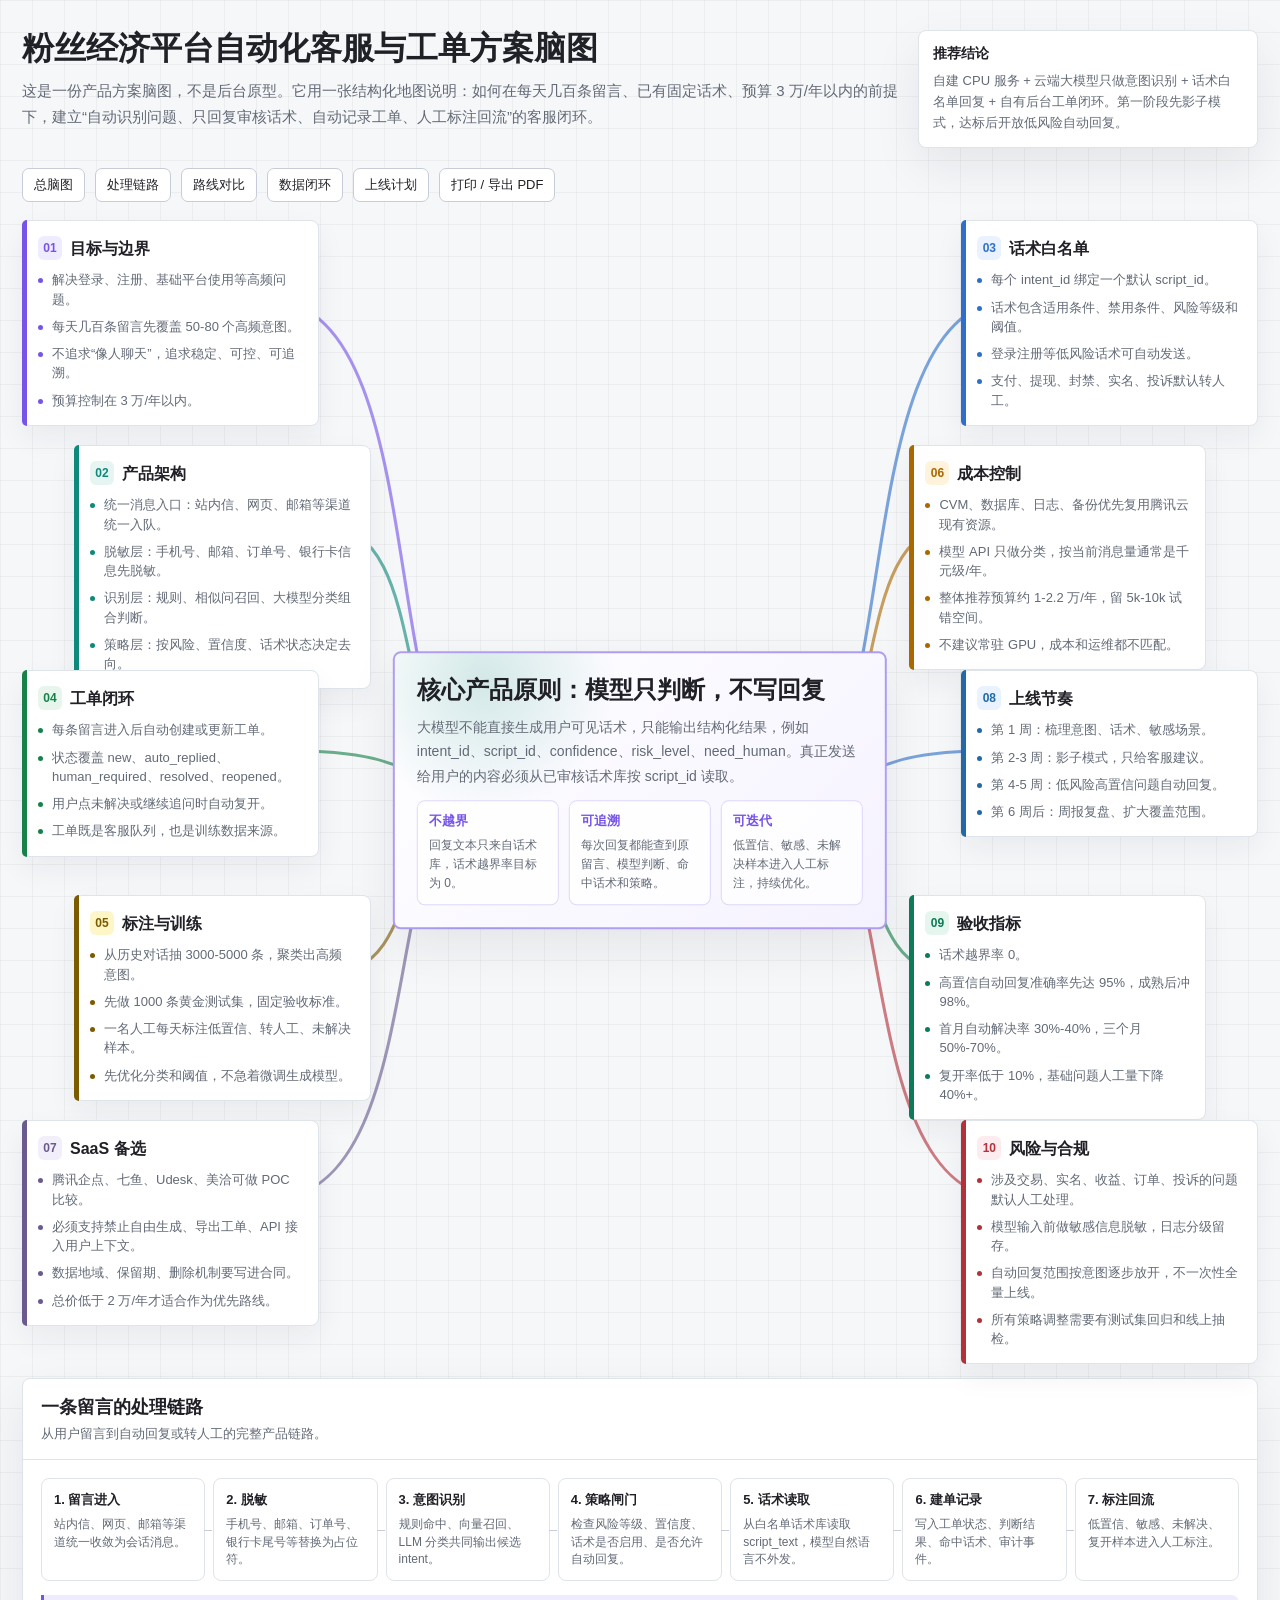
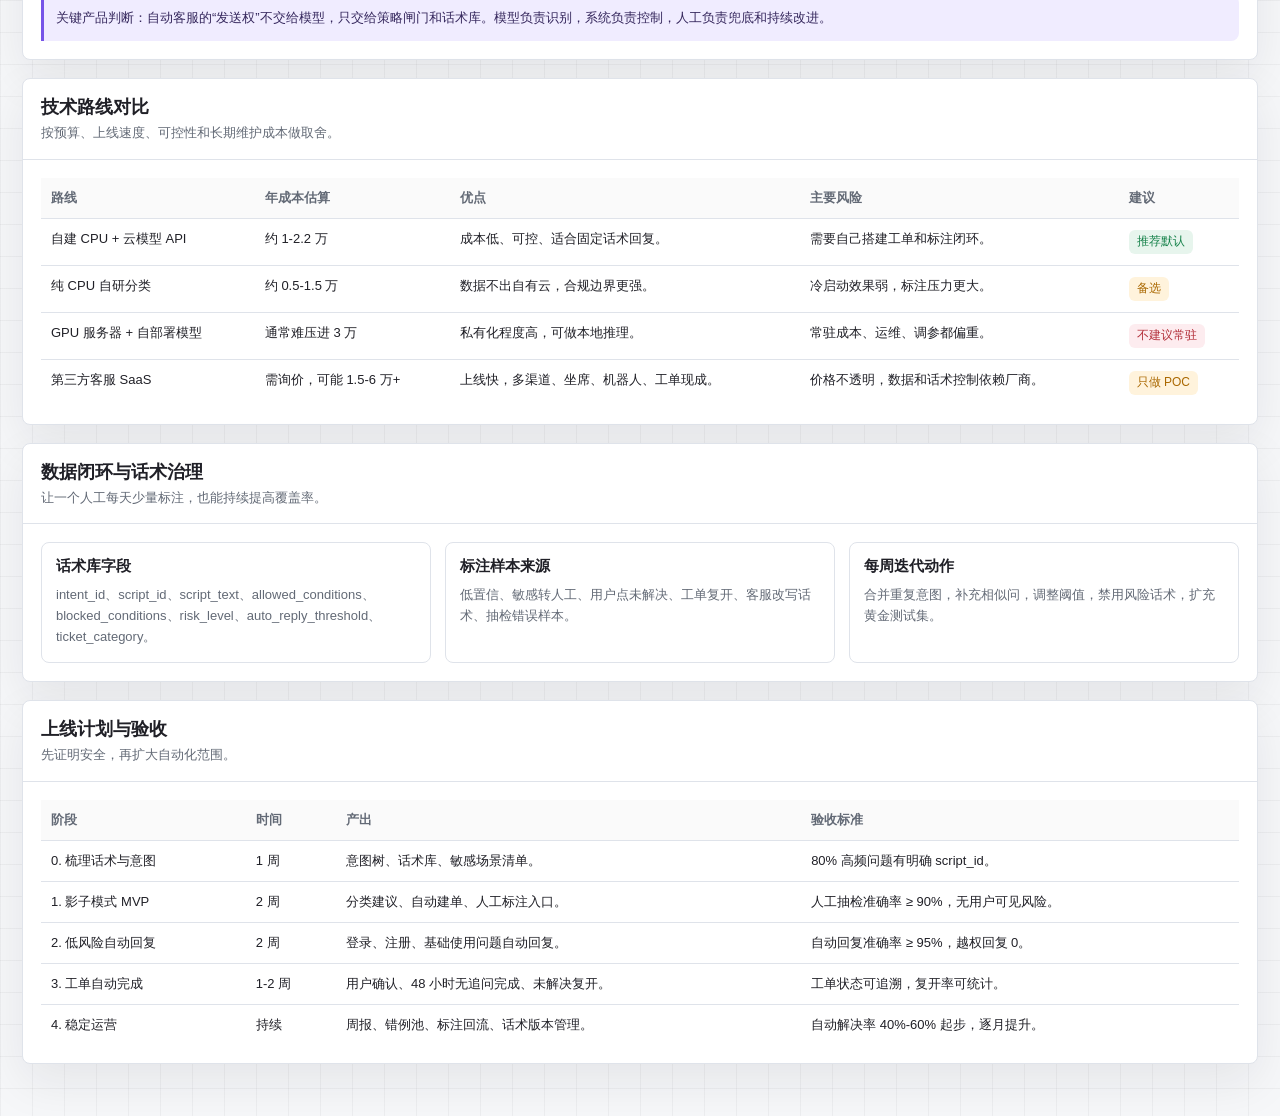
<file: customer-support-automation/index.html>
<!doctype html>
<html lang="zh-CN">
  <head>
    <meta charset="utf-8">
    <meta name="viewport" content="width=device-width, initial-scale=1">
    <title>粉丝经济平台自动化客服与工单方案脑图</title>
    <meta name="description" content="粉丝经济平台自动化客服与工单方案脑图，覆盖产品目标、系统架构、话术白名单、工单闭环、标注训练、成本路线与上线计划。">
    <style>
      :root {
        --bg: #f6f7f9;
        --paper: #ffffff;
        --ink: #202027;
        --muted: #636a76;
        --soft: #8a909d;
        --line: #dfe3ea;
        --line-strong: #c7ccd8;
        --purple: #7654e8;
        --purple-soft: #f0ecff;
        --teal: #0f8a7a;
        --teal-soft: #e6f5f2;
        --blue: #2e70c9;
        --blue-soft: #eaf2ff;
        --amber: #aa6800;
        --amber-soft: #fff3dc;
        --red: #b3313b;
        --red-soft: #fdecef;
        --green: #16824a;
        --green-soft: #e7f5ed;
        --shadow: 0 18px 48px rgba(26, 31, 44, 0.08);
      }

      * {
        box-sizing: border-box;
      }

      html {
        scroll-behavior: smooth;
      }

      body {
        margin: 0;
        background:
          linear-gradient(90deg, rgba(32, 32, 39, 0.045) 1px, transparent 1px) 0 0 / 32px 32px,
          linear-gradient(rgba(32, 32, 39, 0.045) 1px, transparent 1px) 0 0 / 32px 32px,
          var(--bg);
        color: var(--ink);
        font-family: -apple-system, BlinkMacSystemFont, "Helvetica Neue", Arial, "PingFang SC", "Hiragino Sans GB", "Microsoft YaHei", sans-serif;
      }

      a {
        color: inherit;
      }

      .page {
        width: min(1500px, 100%);
        margin: 0 auto;
        padding: 30px 22px 52px;
      }

      .hero {
        display: grid;
        grid-template-columns: minmax(0, 1fr) minmax(280px, 340px);
        gap: 20px;
        align-items: start;
        margin-bottom: 20px;
      }

      h1,
      h2,
      h3,
      p {
        margin-top: 0;
      }

      h1,
      h2,
      h3,
      p,
      li,
      span,
      td,
      th {
        overflow-wrap: anywhere;
      }

      h1 {
        margin-bottom: 10px;
        font-size: 32px;
        line-height: 1.18;
        letter-spacing: 0;
      }

      .lead {
        max-width: 890px;
        margin-bottom: 0;
        color: var(--muted);
        font-size: 15px;
        line-height: 1.72;
      }

      .summary {
        border: 1px solid var(--line);
        border-radius: 8px;
        background: var(--paper);
        padding: 14px;
        box-shadow: var(--shadow);
      }

      .summary strong {
        display: block;
        margin-bottom: 8px;
        font-size: 14px;
      }

      .summary p {
        margin: 0;
        color: var(--muted);
        font-size: 13px;
        line-height: 1.6;
      }

      .toolbar {
        display: flex;
        gap: 10px;
        flex-wrap: wrap;
        margin-bottom: 18px;
      }

      .toolbar a,
      .toolbar button {
        min-height: 34px;
        border: 1px solid var(--line-strong);
        border-radius: 7px;
        background: #fff;
        color: var(--ink);
        padding: 7px 11px;
        font: inherit;
        font-size: 13px;
        text-decoration: none;
        cursor: pointer;
      }

      .toolbar a:hover,
      .toolbar button:hover {
        border-color: var(--purple);
        color: var(--purple);
      }

      .mindmap {
        position: relative;
        min-height: 1140px;
        margin-bottom: 18px;
      }

      .center {
        position: absolute;
        z-index: 2;
        top: 50%;
        left: 50%;
        width: min(560px, 40%);
        transform: translate(-50%, -50%);
        display: flex;
        flex-direction: column;
        justify-content: center;
        border: 2px solid rgba(118, 84, 232, 0.55);
        border-radius: 8px;
        background:
          radial-gradient(circle at 18% 10%, rgba(16, 138, 122, 0.18), transparent 28%),
          linear-gradient(135deg, #ffffff, #f5f2ff);
        padding: 22px;
        box-shadow: var(--shadow);
        min-width: 0;
      }

      .map-connectors {
        position: absolute;
        inset: 0;
        z-index: 1;
        width: 100%;
        height: 100%;
        pointer-events: none;
        overflow: visible;
      }

      .map-connectors path {
        fill: none;
        stroke-width: 3;
        stroke-linecap: round;
        stroke-linejoin: round;
        opacity: 0.62;
      }

      .map-connectors circle {
        fill: #fff;
        stroke-width: 2.5;
      }

      .c-objective {
        stroke: var(--purple);
      }

      .c-architecture {
        stroke: var(--teal);
      }

      .c-ticket,
      .c-metric {
        stroke: var(--green);
      }

      .c-data {
        stroke: #7b5a00;
      }

      .c-saas {
        stroke: #6a5b8f;
      }

      .c-guardrail,
      .c-rollout {
        stroke: var(--blue);
      }

      .c-cost {
        stroke: var(--amber);
      }

      .c-risk {
        stroke: var(--red);
      }

      .center h2 {
        margin-bottom: 10px;
        font-size: 24px;
        line-height: 1.25;
      }

      .center p {
        margin-bottom: 12px;
        color: var(--muted);
        font-size: 14px;
        line-height: 1.72;
      }

      .core-rule {
        display: grid;
        grid-template-columns: repeat(3, minmax(0, 1fr));
        gap: 10px;
      }

      .rule {
        min-height: 76px;
        border: 1px solid rgba(118, 84, 232, 0.22);
        border-radius: 8px;
        background: rgba(255, 255, 255, 0.78);
        padding: 11px;
        min-width: 0;
      }

      .rule strong {
        display: block;
        margin-bottom: 5px;
        color: var(--purple);
        font-size: 13px;
      }

      .rule span {
        color: var(--muted);
        font-size: 12px;
        line-height: 1.45;
      }

      .branch {
        position: absolute;
        z-index: 2;
        width: min(330px, 24%);
        min-width: 0;
        border: 1px solid var(--line);
        border-radius: 8px;
        background: var(--paper);
        padding: 15px;
        box-shadow: 0 12px 30px rgba(26, 31, 44, 0.06);
      }

      .branch:before {
        content: "";
        position: absolute;
        inset: -1px auto auto -1px;
        width: 5px;
        height: calc(100% + 2px);
        border-radius: 8px 0 0 8px;
        background: var(--branch-color, var(--purple));
      }

      .branch h3 {
        display: flex;
        align-items: center;
        gap: 8px;
        margin-bottom: 10px;
        font-size: 16px;
        line-height: 1.35;
      }

      .num {
        display: inline-grid;
        width: 24px;
        height: 24px;
        place-items: center;
        border-radius: 6px;
        background: var(--branch-bg, var(--purple-soft));
        color: var(--branch-color, var(--purple));
        font-size: 12px;
        font-weight: 700;
      }

      .branch ul {
        display: grid;
        gap: 8px;
        margin: 0;
        padding: 0;
        list-style: none;
      }

      .branch li {
        position: relative;
        padding-left: 14px;
        color: var(--muted);
        font-size: 13px;
        line-height: 1.48;
      }

      .branch li:before {
        content: "";
        position: absolute;
        top: 8px;
        left: 0;
        width: 5px;
        height: 5px;
        border-radius: 50%;
        background: var(--branch-color, var(--purple));
      }

      .objective {
        top: 0;
        left: 0;
        --branch-color: var(--purple);
        --branch-bg: var(--purple-soft);
      }

      .architecture {
        top: 225px;
        left: 4.2%;
        --branch-color: var(--teal);
        --branch-bg: var(--teal-soft);
      }

      .guardrail {
        top: 0;
        right: 0;
        --branch-color: var(--blue);
        --branch-bg: var(--blue-soft);
      }

      .ticket {
        top: 450px;
        left: 0;
        --branch-color: var(--green);
        --branch-bg: var(--green-soft);
      }

      .data {
        top: 675px;
        left: 4.2%;
        --branch-color: #7b5a00;
        --branch-bg: #fff6c7;
      }

      .cost {
        top: 225px;
        right: 4.2%;
        --branch-color: var(--amber);
        --branch-bg: var(--amber-soft);
      }

      .saas {
        top: 900px;
        left: 0;
        --branch-color: #6a5b8f;
        --branch-bg: #f2effa;
      }

      .rollout {
        top: 450px;
        right: 0;
        --branch-color: #2369a8;
        --branch-bg: #e8f3ff;
      }

      .metric {
        top: 675px;
        right: 4.2%;
        --branch-color: #0d7b57;
        --branch-bg: #e4f6ee;
      }

      .risk {
        top: 900px;
        right: 0;
        --branch-color: var(--red);
        --branch-bg: var(--red-soft);
      }

      .full-row {
        grid-column: 1 / -1;
      }

      .flow {
        display: grid;
        grid-template-columns: repeat(7, minmax(120px, 1fr));
        gap: 8px;
      }

      .step {
        position: relative;
        min-height: 88px;
        border: 1px solid var(--line);
        border-radius: 8px;
        background: var(--paper);
        padding: 12px;
      }

      .step:after {
        content: "";
        position: absolute;
        top: 50%;
        right: -8px;
        width: 8px;
        height: 1px;
        background: var(--line-strong);
      }

      .step:last-child:after {
        display: none;
      }

      .step strong {
        display: block;
        margin-bottom: 7px;
        font-size: 13px;
      }

      .step span {
        display: block;
        color: var(--muted);
        font-size: 12px;
        line-height: 1.45;
      }

      .section {
        margin-top: 18px;
        border: 1px solid var(--line);
        border-radius: 8px;
        background: var(--paper);
        box-shadow: var(--shadow);
      }

      .section-head {
        display: flex;
        justify-content: space-between;
        gap: 16px;
        align-items: flex-start;
        padding: 16px 18px;
        border-bottom: 1px solid var(--line);
      }

      .section-head h2 {
        margin: 0;
        font-size: 18px;
        line-height: 1.35;
      }

      .section-head p {
        margin: 4px 0 0;
        color: var(--muted);
        font-size: 13px;
        line-height: 1.5;
      }

      .section-body {
        padding: 18px;
      }

      .grid-2 {
        display: grid;
        grid-template-columns: repeat(2, minmax(0, 1fr));
        gap: 14px;
      }

      .grid-3 {
        display: grid;
        grid-template-columns: repeat(3, minmax(0, 1fr));
        gap: 14px;
      }

      .mini {
        border: 1px solid var(--line);
        border-radius: 8px;
        background: #fff;
        padding: 14px;
      }

      .mini h3 {
        margin-bottom: 9px;
        font-size: 15px;
      }

      .mini p {
        margin-bottom: 0;
        color: var(--muted);
        font-size: 13px;
        line-height: 1.6;
      }

      table {
        width: 100%;
        border-collapse: collapse;
        font-size: 13px;
      }

      th,
      td {
        padding: 11px 10px;
        border-bottom: 1px solid var(--line);
        text-align: left;
        vertical-align: top;
      }

      th {
        background: #fafafa;
        color: var(--muted);
        font-weight: 600;
      }

      tr:last-child td {
        border-bottom: 0;
      }

      .pill {
        display: inline-flex;
        align-items: center;
        justify-content: center;
        min-height: 24px;
        padding: 4px 8px;
        border-radius: 6px;
        font-size: 12px;
        line-height: 1.1;
        white-space: nowrap;
      }

      .pill.ok {
        background: var(--green-soft);
        color: var(--green);
      }

      .pill.warn {
        background: var(--amber-soft);
        color: var(--amber);
      }

      .pill.stop {
        background: var(--red-soft);
        color: var(--red);
      }

      .note {
        margin: 14px 0 0;
        border-left: 3px solid var(--purple);
        border-radius: 0 8px 8px 0;
        background: var(--purple-soft);
        padding: 12px;
        color: #35275d;
        font-size: 13px;
        line-height: 1.65;
      }

      @media print {
        body {
          background: #fff;
        }

        .toolbar {
          display: none;
        }

        .page {
          width: 100%;
          padding: 12mm;
        }

        .section,
        .branch,
        .center,
        .summary {
          box-shadow: none;
          break-inside: avoid;
        }
      }

      @media (max-width: 1180px) {
        .hero,
        .grid-2,
        .grid-3 {
          grid-template-columns: 1fr;
        }

        .mindmap {
          display: grid;
          grid-template-columns: repeat(2, minmax(0, 1fr));
          gap: 14px;
          min-height: 0;
        }

        .center {
          position: relative;
          inset: auto;
          grid-column: 1 / -1;
          width: auto;
          transform: none;
        }

        .branch {
          position: relative;
          inset: auto;
          width: auto;
        }

        .center {
          order: -1;
        }

        .map-connectors {
          display: none;
        }

        .flow {
          grid-template-columns: repeat(2, minmax(0, 1fr));
        }

        .step:after {
          display: none;
        }
      }

      @media (max-width: 720px) {
        html,
        body {
          max-width: 100%;
          overflow-x: hidden;
        }

        .page {
          padding: 22px 12px 36px;
          width: 100%;
          max-width: 100%;
          overflow-x: hidden;
        }

        h1 {
          font-size: 25px;
          word-break: break-all;
        }

        .center h2 {
          font-size: 22px;
          word-break: break-all;
        }

        .lead,
        .summary p,
        .center p,
        .branch li,
        .rule span {
          word-break: break-all;
        }

        .mindmap,
        .core-rule,
        .flow {
          grid-template-columns: 1fr;
        }

        .section-head {
          display: block;
        }
      }
    </style>
  </head>
  <body>
    <main class="page">
      <header class="hero">
        <div>
          <h1>粉丝经济平台自动化客服与工单方案脑图</h1>
          <p class="lead">这是一份产品方案脑图，不是后台原型。它用一张结构化地图说明：如何在每天几百条留言、已有固定话术、预算 3 万/年以内的前提下，建立“自动识别问题、只回复审核话术、自动记录工单、人工标注回流”的客服闭环。</p>
        </div>
        <aside class="summary">
          <strong>推荐结论</strong>
          <p>自建 CPU 服务 + 云端大模型只做意图识别 + 话术白名单回复 + 自有后台工单闭环。第一阶段先影子模式，达标后开放低风险自动回复。</p>
        </aside>
      </header>

      <div class="toolbar" aria-label="快捷定位">
        <a href="#map">总脑图</a>
        <a href="#pipeline">处理链路</a>
        <a href="#route">路线对比</a>
        <a href="#data">数据闭环</a>
        <a href="#rollout">上线计划</a>
        <button type="button" onclick="window.print()">打印 / 导出 PDF</button>
      </div>

      <section id="map" class="mindmap" aria-label="自动化客服方案脑图">
        <svg class="map-connectors" viewBox="0 0 1200 1140" preserveAspectRatio="none" aria-hidden="true">
          <path class="c-objective" d="M 455 565 C 340 565 405 80 238 80"></path>
          <circle class="c-objective" cx="238" cy="80" r="6"></circle>
          <path class="c-architecture" d="M 455 565 C 350 565 405 305 292 305"></path>
          <circle class="c-architecture" cx="292" cy="305" r="6"></circle>
          <path class="c-ticket" d="M 455 565 C 350 565 402 530 238 530"></path>
          <circle class="c-ticket" cx="238" cy="530" r="6"></circle>
          <path class="c-data" d="M 455 565 C 350 565 405 755 292 755"></path>
          <circle class="c-data" cx="292" cy="755" r="6"></circle>
          <path class="c-saas" d="M 455 565 C 340 565 405 980 238 980"></path>
          <circle class="c-saas" cx="238" cy="980" r="6"></circle>

          <path class="c-guardrail" d="M 745 565 C 860 565 795 80 962 80"></path>
          <circle class="c-guardrail" cx="962" cy="80" r="6"></circle>
          <path class="c-cost" d="M 745 565 C 850 565 795 305 908 305"></path>
          <circle class="c-cost" cx="908" cy="305" r="6"></circle>
          <path class="c-rollout" d="M 745 565 C 850 565 798 530 962 530"></path>
          <circle class="c-rollout" cx="962" cy="530" r="6"></circle>
          <path class="c-metric" d="M 745 565 C 850 565 795 755 908 755"></path>
          <circle class="c-metric" cx="908" cy="755" r="6"></circle>
          <path class="c-risk" d="M 745 565 C 860 565 795 980 962 980"></path>
          <circle class="c-risk" cx="962" cy="980" r="6"></circle>
        </svg>

        <article class="branch objective">
          <h3><span class="num">01</span>目标与边界</h3>
          <ul>
            <li>解决登录、注册、基础平台使用等高频问题。</li>
            <li>每天几百条留言先覆盖 50-80 个高频意图。</li>
            <li>不追求“像人聊天”，追求稳定、可控、可追溯。</li>
            <li>预算控制在 3 万/年以内。</li>
          </ul>
        </article>

        <article class="branch architecture">
          <h3><span class="num">02</span>产品架构</h3>
          <ul>
            <li>统一消息入口：站内信、网页、邮箱等渠道统一入队。</li>
            <li>脱敏层：手机号、邮箱、订单号、银行卡信息先脱敏。</li>
            <li>识别层：规则、相似问召回、大模型分类组合判断。</li>
            <li>策略层：按风险、置信度、话术状态决定去向。</li>
          </ul>
        </article>

        <article class="center">
          <h2>核心产品原则：模型只判断，不写回复</h2>
          <p>大模型不能直接生成用户可见话术，只能输出结构化结果，例如 intent_id、script_id、confidence、risk_level、need_human。真正发送给用户的内容必须从已审核话术库按 script_id 读取。</p>
          <div class="core-rule">
            <div class="rule">
              <strong>不越界</strong>
              <span>回复文本只来自话术库，话术越界率目标为 0。</span>
            </div>
            <div class="rule">
              <strong>可追溯</strong>
              <span>每次回复都能查到原留言、模型判断、命中话术和策略。</span>
            </div>
            <div class="rule">
              <strong>可迭代</strong>
              <span>低置信、敏感、未解决样本进入人工标注，持续优化。</span>
            </div>
          </div>
        </article>

        <article class="branch guardrail">
          <h3><span class="num">03</span>话术白名单</h3>
          <ul>
            <li>每个 intent_id 绑定一个默认 script_id。</li>
            <li>话术包含适用条件、禁用条件、风险等级和阈值。</li>
            <li>登录注册等低风险话术可自动发送。</li>
            <li>支付、提现、封禁、实名、投诉默认转人工。</li>
          </ul>
        </article>

        <article class="branch ticket">
          <h3><span class="num">04</span>工单闭环</h3>
          <ul>
            <li>每条留言进入后自动创建或更新工单。</li>
            <li>状态覆盖 new、auto_replied、human_required、resolved、reopened。</li>
            <li>用户点未解决或继续追问时自动复开。</li>
            <li>工单既是客服队列，也是训练数据来源。</li>
          </ul>
        </article>

        <article class="branch data">
          <h3><span class="num">05</span>标注与训练</h3>
          <ul>
            <li>从历史对话抽 3000-5000 条，聚类出高频意图。</li>
            <li>先做 1000 条黄金测试集，固定验收标准。</li>
            <li>一名人工每天标注低置信、转人工、未解决样本。</li>
            <li>先优化分类和阈值，不急着微调生成模型。</li>
          </ul>
        </article>

        <article class="branch cost">
          <h3><span class="num">06</span>成本控制</h3>
          <ul>
            <li>CVM、数据库、日志、备份优先复用腾讯云现有资源。</li>
            <li>模型 API 只做分类，按当前消息量通常是千元级/年。</li>
            <li>整体推荐预算约 1-2.2 万/年，留 5k-10k 试错空间。</li>
            <li>不建议常驻 GPU，成本和运维都不匹配。</li>
          </ul>
        </article>

        <article class="branch saas">
          <h3><span class="num">07</span>SaaS 备选</h3>
          <ul>
            <li>腾讯企点、七鱼、Udesk、美洽可做 POC 比较。</li>
            <li>必须支持禁止自由生成、导出工单、API 接入用户上下文。</li>
            <li>数据地域、保留期、删除机制要写进合同。</li>
            <li>总价低于 2 万/年才适合作为优先路线。</li>
          </ul>
        </article>

        <article class="branch rollout">
          <h3><span class="num">08</span>上线节奏</h3>
          <ul>
            <li>第 1 周：梳理意图、话术、敏感场景。</li>
            <li>第 2-3 周：影子模式，只给客服建议。</li>
            <li>第 4-5 周：低风险高置信问题自动回复。</li>
            <li>第 6 周后：周报复盘、扩大覆盖范围。</li>
          </ul>
        </article>

        <article class="branch metric">
          <h3><span class="num">09</span>验收指标</h3>
          <ul>
            <li>话术越界率 0。</li>
            <li>高置信自动回复准确率先达 95%，成熟后冲 98%。</li>
            <li>首月自动解决率 30%-40%，三个月 50%-70%。</li>
            <li>复开率低于 10%，基础问题人工量下降 40%+。</li>
          </ul>
        </article>

        <article class="branch risk">
          <h3><span class="num">10</span>风险与合规</h3>
          <ul>
            <li>涉及交易、实名、收益、订单、投诉的问题默认人工处理。</li>
            <li>模型输入前做敏感信息脱敏，日志分级留存。</li>
            <li>自动回复范围按意图逐步放开，不一次性全量上线。</li>
            <li>所有策略调整需要有测试集回归和线上抽检。</li>
          </ul>
        </article>
      </section>

      <section id="pipeline" class="section">
        <div class="section-head">
          <div>
            <h2>一条留言的处理链路</h2>
            <p>从用户留言到自动回复或转人工的完整产品链路。</p>
          </div>
        </div>
        <div class="section-body">
          <div class="flow">
            <div class="step">
              <strong>1. 留言进入</strong>
              <span>站内信、网页、邮箱等渠道统一收敛为会话消息。</span>
            </div>
            <div class="step">
              <strong>2. 脱敏</strong>
              <span>手机号、邮箱、订单号、银行卡尾号等替换为占位符。</span>
            </div>
            <div class="step">
              <strong>3. 意图识别</strong>
              <span>规则命中、向量召回、LLM 分类共同输出候选 intent。</span>
            </div>
            <div class="step">
              <strong>4. 策略闸门</strong>
              <span>检查风险等级、置信度、话术是否启用、是否允许自动回复。</span>
            </div>
            <div class="step">
              <strong>5. 话术读取</strong>
              <span>从白名单话术库读取 script_text，模型自然语言不外发。</span>
            </div>
            <div class="step">
              <strong>6. 建单记录</strong>
              <span>写入工单状态、判断结果、命中话术、审计事件。</span>
            </div>
            <div class="step">
              <strong>7. 标注回流</strong>
              <span>低置信、敏感、未解决、复开样本进入人工标注。</span>
            </div>
          </div>
          <p class="note">关键产品判断：自动客服的“发送权”不交给模型，只交给策略闸门和话术库。模型负责识别，系统负责控制，人工负责兜底和持续改进。</p>
        </div>
      </section>

      <section id="route" class="section">
        <div class="section-head">
          <div>
            <h2>技术路线对比</h2>
            <p>按预算、上线速度、可控性和长期维护成本做取舍。</p>
          </div>
        </div>
        <div class="section-body" style="overflow:auto;">
          <table>
            <thead>
              <tr>
                <th>路线</th>
                <th>年成本估算</th>
                <th>优点</th>
                <th>主要风险</th>
                <th>建议</th>
              </tr>
            </thead>
            <tbody>
              <tr>
                <td>自建 CPU + 云模型 API</td>
                <td>约 1-2.2 万</td>
                <td>成本低、可控、适合固定话术回复。</td>
                <td>需要自己搭建工单和标注闭环。</td>
                <td><span class="pill ok">推荐默认</span></td>
              </tr>
              <tr>
                <td>纯 CPU 自研分类</td>
                <td>约 0.5-1.5 万</td>
                <td>数据不出自有云，合规边界更强。</td>
                <td>冷启动效果弱，标注压力更大。</td>
                <td><span class="pill warn">备选</span></td>
              </tr>
              <tr>
                <td>GPU 服务器 + 自部署模型</td>
                <td>通常难压进 3 万</td>
                <td>私有化程度高，可做本地推理。</td>
                <td>常驻成本、运维、调参都偏重。</td>
                <td><span class="pill stop">不建议常驻</span></td>
              </tr>
              <tr>
                <td>第三方客服 SaaS</td>
                <td>需询价，可能 1.5-6 万+</td>
                <td>上线快，多渠道、坐席、机器人、工单现成。</td>
                <td>价格不透明，数据和话术控制依赖厂商。</td>
                <td><span class="pill warn">只做 POC</span></td>
              </tr>
            </tbody>
          </table>
        </div>
      </section>

      <section id="data" class="section">
        <div class="section-head">
          <div>
            <h2>数据闭环与话术治理</h2>
            <p>让一个人工每天少量标注，也能持续提高覆盖率。</p>
          </div>
        </div>
        <div class="section-body">
          <div class="grid-3">
            <article class="mini">
              <h3>话术库字段</h3>
              <p>intent_id、script_id、script_text、allowed_conditions、blocked_conditions、risk_level、auto_reply_threshold、ticket_category。</p>
            </article>
            <article class="mini">
              <h3>标注样本来源</h3>
              <p>低置信、敏感转人工、用户点未解决、工单复开、客服改写话术、抽检错误样本。</p>
            </article>
            <article class="mini">
              <h3>每周迭代动作</h3>
              <p>合并重复意图，补充相似问，调整阈值，禁用风险话术，扩充黄金测试集。</p>
            </article>
          </div>
        </div>
      </section>

      <section id="rollout" class="section">
        <div class="section-head">
          <div>
            <h2>上线计划与验收</h2>
            <p>先证明安全，再扩大自动化范围。</p>
          </div>
        </div>
        <div class="section-body" style="overflow:auto;">
          <table>
            <thead>
              <tr>
                <th>阶段</th>
                <th>时间</th>
                <th>产出</th>
                <th>验收标准</th>
              </tr>
            </thead>
            <tbody>
              <tr>
                <td>0. 梳理话术与意图</td>
                <td>1 周</td>
                <td>意图树、话术库、敏感场景清单。</td>
                <td>80% 高频问题有明确 script_id。</td>
              </tr>
              <tr>
                <td>1. 影子模式 MVP</td>
                <td>2 周</td>
                <td>分类建议、自动建单、人工标注入口。</td>
                <td>人工抽检准确率 ≥ 90%，无用户可见风险。</td>
              </tr>
              <tr>
                <td>2. 低风险自动回复</td>
                <td>2 周</td>
                <td>登录、注册、基础使用问题自动回复。</td>
                <td>自动回复准确率 ≥ 95%，越权回复 0。</td>
              </tr>
              <tr>
                <td>3. 工单自动完成</td>
                <td>1-2 周</td>
                <td>用户确认、48 小时无追问完成、未解决复开。</td>
                <td>工单状态可追溯，复开率可统计。</td>
              </tr>
              <tr>
                <td>4. 稳定运营</td>
                <td>持续</td>
                <td>周报、错例池、标注回流、话术版本管理。</td>
                <td>自动解决率 40%-60% 起步，逐月提升。</td>
              </tr>
            </tbody>
          </table>
        </div>
      </section>
    </main>
  </body>
</html>
</file>
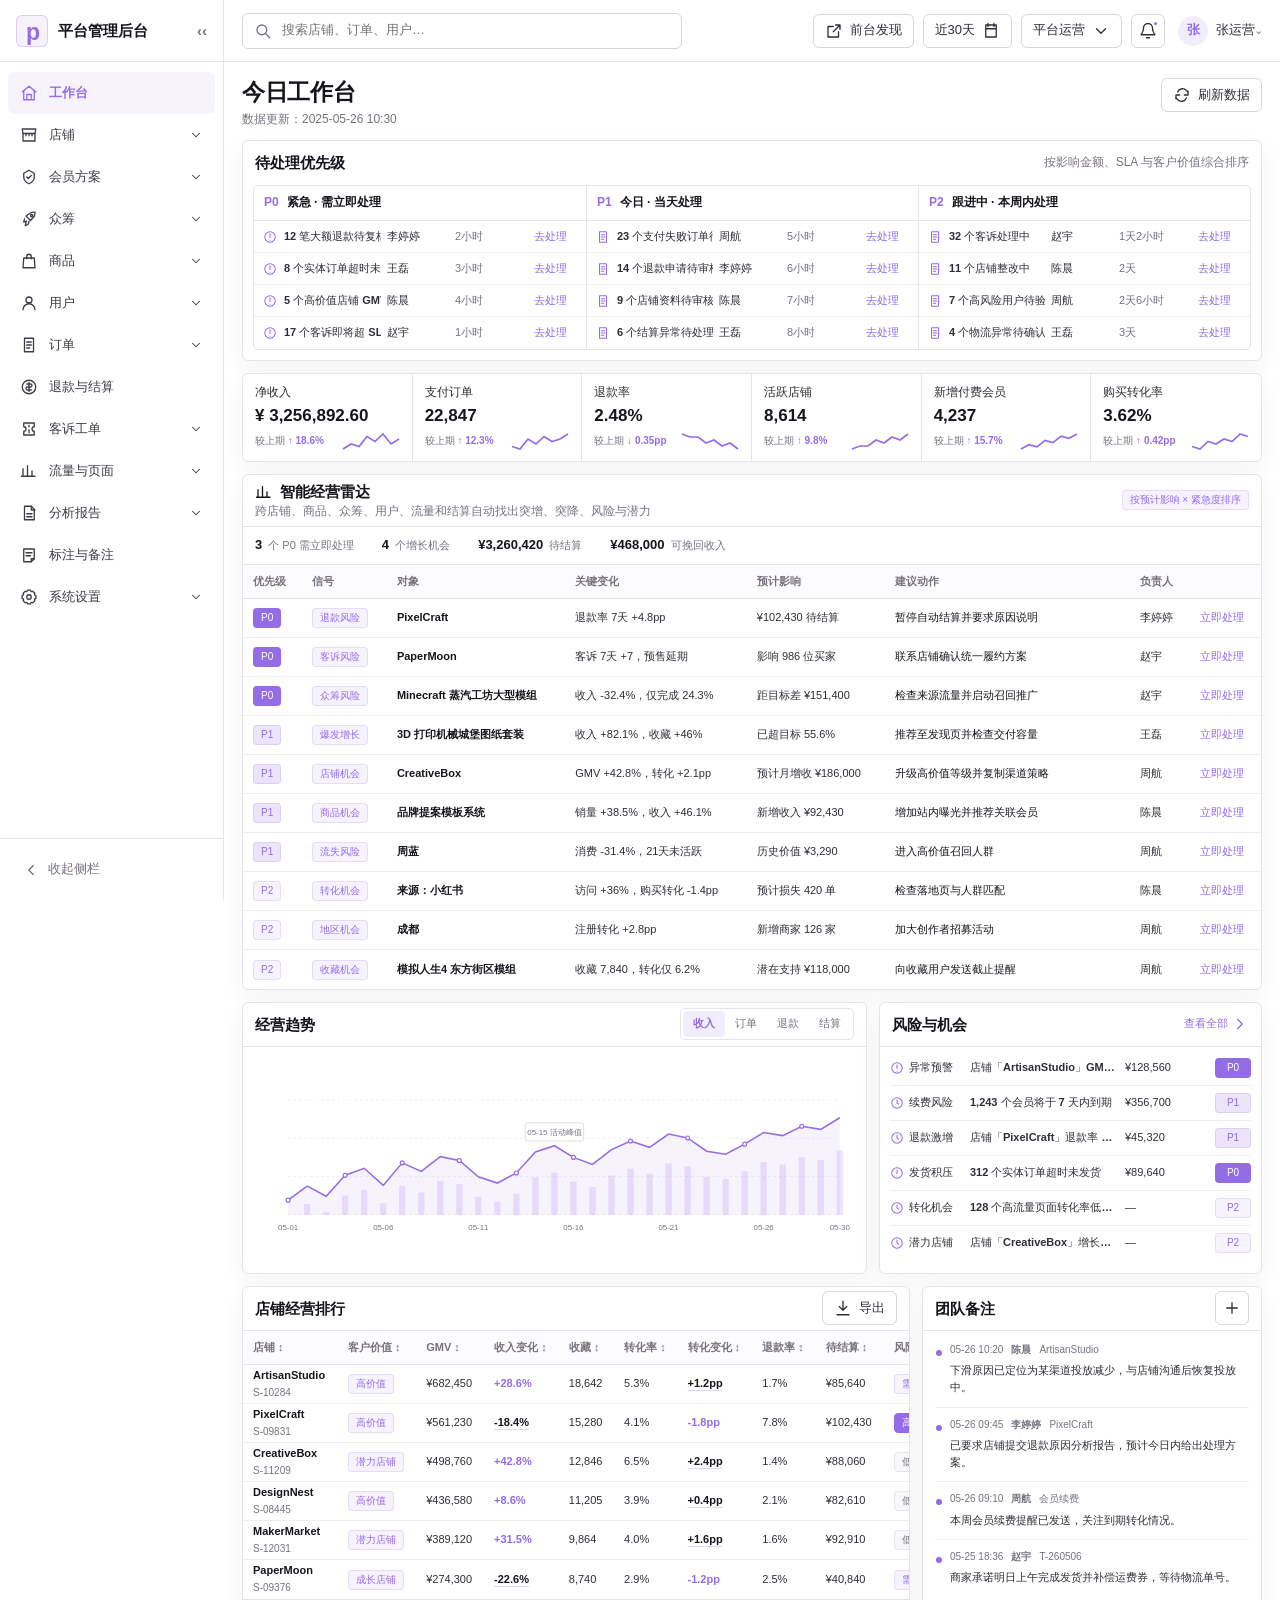
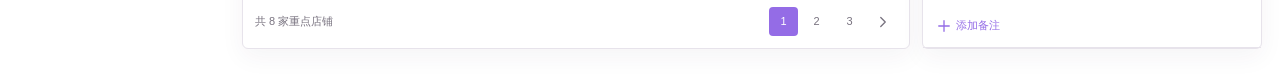
<file: platform-admin/index.html>
<!doctype html>
<html lang="zh-CN">
  <head>
    <meta charset="utf-8">
    <meta name="viewport" content="width=device-width, initial-scale=1">
    <meta name="theme-color" content="#ffffff">
    <title>平台智能运营后台 · 产品原型</title>
    <meta name="description" content="店铺、会员、众筹、商品、订单、结算、客诉与增长机会一体化平台智能运营后台。">
    <link rel="stylesheet" href="./styles.css?v=7">
  </head>
  <body>
    <div id="app" aria-live="polite"></div>
    <div id="overlay-root"></div>
    <script src="./data.js?v=4"></script>
    <script src="./app.js?v=4"></script>
  </body>
</html>
</file>
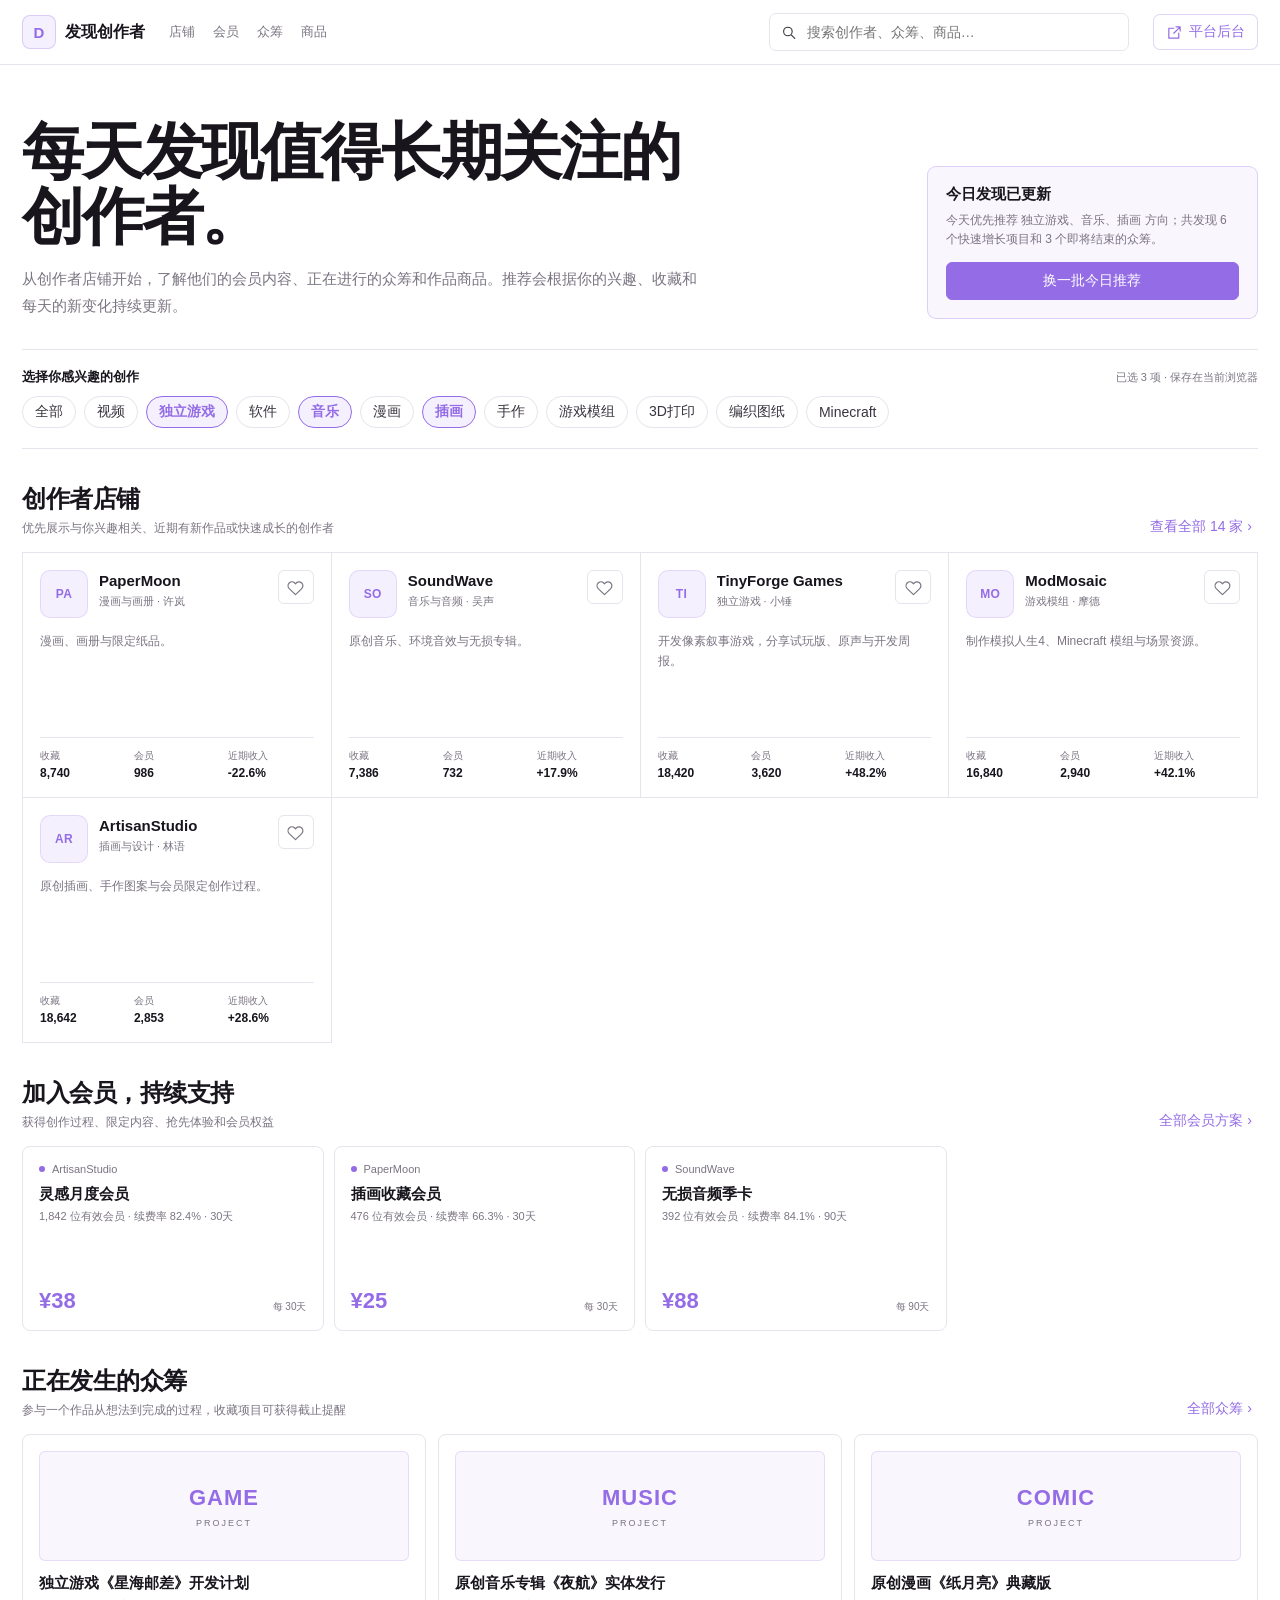
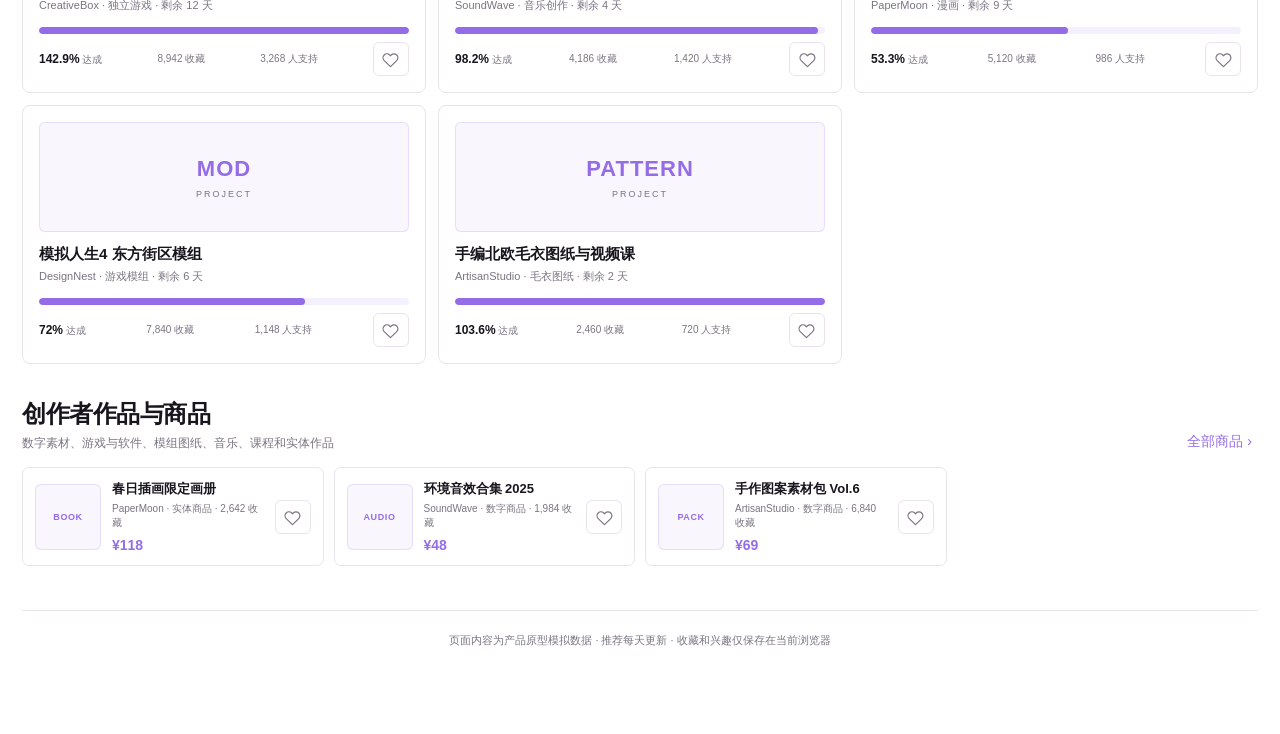
<file: platform-admin/discover.html>
<!doctype html>
<html lang="zh-CN">
  <head>
    <meta charset="utf-8">
    <meta name="viewport" content="width=device-width, initial-scale=1">
    <meta name="theme-color" content="#ffffff">
    <title>发现创作者 · 每日更新</title>
    <meta name="description" content="发现创作者店铺、会员方案、众筹项目与数字或实体商品。">
    <link rel="stylesheet" href="./discover.css?v=3">
  </head>
  <body>
    <div id="discover-app"></div>
    <div id="discover-overlay"></div>
    <script src="./data.js?v=4"></script>
    <script src="./discover.js?v=3"></script>
  </body>
</html>
</file>
<file: platform-admin/styles.css>
:root {
  --purple: #946ce6;
  --purple-strong: #946ce6;
  --purple-08: rgba(148, 108, 230, 0.08);
  --purple-12: rgba(148, 108, 230, 0.12);
  --purple-18: rgba(148, 108, 230, 0.18);
  --purple-28: rgba(148, 108, 230, 0.28);
  --ink: #17151c;
  --text: #302d36;
  --muted: #78727f;
  --subtle: #aaa5af;
  --line: #e7e3eb;
  --line-strong: #d9d4df;
  --white: #ffffff;
  --sidebar: 224px;
  --topbar: 62px;
  --radius: 6px;
  --shadow: 0 8px 24px rgba(50, 38, 72, 0.05);
  color-scheme: light;
  font-family: Inter, ui-sans-serif, -apple-system, BlinkMacSystemFont, "Segoe UI", "PingFang SC", "Microsoft YaHei", sans-serif;
}

* { box-sizing: border-box; }

html, body { min-height: 100%; }

body {
  margin: 0;
  background: var(--white);
  color: var(--text);
  font-size: 13px;
  line-height: 1.45;
  -webkit-font-smoothing: antialiased;
}

button, input, select, textarea { font: inherit; }
button { color: inherit; }
a { color: inherit; text-decoration: none; }

.icon {
  width: 18px;
  height: 18px;
  display: inline-block;
  vertical-align: middle;
  fill: none;
  stroke: currentColor;
  stroke-width: 1.75;
  stroke-linecap: round;
  stroke-linejoin: round;
  flex: 0 0 auto;
}

.app-shell { min-height: 100vh; }

.sidebar {
  position: fixed;
  inset: 0 auto 0 0;
  width: var(--sidebar);
  display: flex;
  flex-direction: column;
  border-right: 1px solid var(--line);
  background: var(--white);
  z-index: 50;
  transition: transform .2s ease;
}

.brand {
  height: var(--topbar);
  display: flex;
  align-items: center;
  gap: 10px;
  padding: 0 16px;
  border-bottom: 1px solid var(--line);
  font-size: 15px;
  font-weight: 700;
  color: var(--ink);
}

.brand-mark {
  width: 32px;
  height: 32px;
  display: grid;
  place-items: center;
  border: 1px solid var(--purple-28);
  border-radius: 6px;
  background: var(--purple-08);
  color: var(--purple-strong);
  font-size: 23px;
  font-weight: 900;
  letter-spacing: -2px;
}

.brand-collapse { margin-left: auto; color: var(--muted); }

.nav-list {
  flex: 1;
  overflow-y: auto;
  padding: 10px 8px;
}

.nav-item {
  width: 100%;
  min-height: 42px;
  display: flex;
  align-items: center;
  gap: 11px;
  padding: 0 12px;
  border: 0;
  border-radius: var(--radius);
  background: transparent;
  cursor: pointer;
  color: #3f3b45;
  text-align: left;
  transition: background .15s ease, color .15s ease;
}

.nav-item:hover { background: #faf9fb; color: var(--ink); }
.nav-item.active { background: var(--purple-08); color: var(--purple-strong); font-weight: 650; }
.nav-item .chevron { margin-left: auto; width: 14px; height: 14px; }

.sidebar-foot {
  padding: 12px;
  border-top: 1px solid var(--line);
}

.sidebar-foot button {
  width: 100%;
  display: flex;
  align-items: center;
  gap: 8px;
  padding: 9px 10px;
  border: 0;
  background: transparent;
  color: var(--muted);
  cursor: pointer;
}

.main-shell { min-height: 100vh; margin-left: var(--sidebar); }

.topbar {
  position: sticky;
  top: 0;
  height: var(--topbar);
  display: flex;
  align-items: center;
  gap: 16px;
  padding: 0 18px;
  border-bottom: 1px solid var(--line);
  background: rgba(255, 255, 255, 0.96);
  backdrop-filter: blur(12px);
  z-index: 40;
}

.topbar .mobile-menu { display: none; }

.global-search {
  width: min(440px, 46vw);
  height: 36px;
  display: flex;
  align-items: center;
  gap: 8px;
  padding: 0 11px;
  border: 1px solid var(--line-strong);
  border-radius: var(--radius);
  background: var(--white);
  color: var(--muted);
}

.global-search:focus-within { border-color: var(--purple); box-shadow: 0 0 0 3px var(--purple-08); }
.global-search input { width: 100%; border: 0; outline: 0; background: transparent; color: var(--ink); font-size: 13px; }
.top-actions { margin-left: auto; display: flex; align-items: center; gap: 9px; }

.control, .icon-button, .primary-button, .ghost-button, .danger-button {
  min-height: 34px;
  display: inline-flex;
  align-items: center;
  justify-content: center;
  gap: 7px;
  border: 1px solid var(--line-strong);
  border-radius: var(--radius);
  background: var(--white);
  padding: 0 11px;
  cursor: pointer;
  white-space: nowrap;
  transition: border-color .15s ease, background .15s ease, color .15s ease;
}

.control:hover, .icon-button:hover, .ghost-button:hover { border-color: var(--purple-28); color: var(--purple-strong); }
.icon-button { width: 34px; padding: 0; position: relative; }
.icon-button .dot { position: absolute; top: 5px; right: 5px; width: 7px; height: 7px; border: 2px solid white; border-radius: 50%; background: var(--purple); }
.primary-button { border-color: var(--purple); background: var(--purple); color: white; }
.primary-button:hover { border-color: var(--purple-strong); background: var(--purple-strong); }
.ghost-button { color: var(--purple-strong); }
.danger-button { border-color: var(--purple-28); color: var(--purple-strong); background: var(--purple-08); }

.profile { display: flex; align-items: center; gap: 8px; padding-left: 4px; }
.avatar { width: 30px; height: 30px; display: grid; place-items: center; border-radius: 50%; background: var(--purple-12); color: var(--purple-strong); font-weight: 700; }

.content { padding: 16px 18px 32px; }
.page { max-width: 1560px; margin: 0 auto; }

.page-heading {
  min-height: 42px;
  display: flex;
  align-items: flex-start;
  justify-content: space-between;
  gap: 18px;
  margin-bottom: 12px;
}

.page-heading h1 { margin: 0; color: var(--ink); font-size: 23px; line-height: 1.25; letter-spacing: -.3px; }
.page-heading p { margin: 4px 0 0; color: var(--muted); font-size: 12px; }
.page-actions { display: flex; align-items: center; gap: 8px; }

.panel {
  min-width: 0;
  border: 1px solid var(--line);
  border-radius: var(--radius);
  background: var(--white);
  box-shadow: var(--shadow);
}

.panel-head {
  min-height: 44px;
  display: flex;
  align-items: center;
  justify-content: space-between;
  gap: 12px;
  padding: 0 12px;
  border-bottom: 1px solid var(--line);
}

.panel-title { display: flex; align-items: center; gap: 7px; color: var(--ink); font-size: 15px; font-weight: 700; }
.panel-meta { color: var(--muted); font-size: 12px; }

.priority-panel { margin-bottom: 12px; padding: 0 10px 10px; }
.priority-panel > .panel-head { padding: 0 2px; border-bottom: 0; }
.priority-grid { display: grid; grid-template-columns: repeat(3, minmax(0, 1fr)); border: 1px solid var(--line); border-radius: 5px; }
.priority-column + .priority-column { border-left: 1px solid var(--line); }
.priority-column-title { height: 35px; display: flex; align-items: center; gap: 8px; padding: 0 10px; border-bottom: 1px solid var(--line); color: var(--ink); font-size: 12px; font-weight: 650; }
.priority-level { color: var(--purple-strong); font-weight: 800; }
.priority-row { min-height: 32px; display: grid; grid-template-columns: minmax(0, 1fr) 62px 62px 54px; align-items: center; gap: 6px; padding: 0 9px; border-bottom: 1px solid #f0edf2; font-size: 11px; }
.priority-row:last-child { border-bottom: 0; }
.priority-row:hover { background: #fcfbfd; }
.priority-task { min-width: 0; display: flex; align-items: center; gap: 7px; font-weight: 550; overflow: hidden; text-overflow: ellipsis; white-space: nowrap; }
.priority-task .icon { width: 14px; height: 14px; color: var(--purple); }
.priority-row .muted { color: var(--muted); }
.action-link { border: 0; background: none; padding: 0; color: var(--purple-strong); cursor: pointer; font-size: 11px; }

.kpi-strip { display: grid; grid-template-columns: repeat(6, minmax(0, 1fr)); margin-bottom: 12px; overflow: hidden; }
.kpi-item { min-width: 0; padding: 10px 12px; border-right: 1px solid var(--line); }
.kpi-item:last-child { border-right: 0; }
.kpi-label { display: flex; align-items: center; gap: 5px; color: var(--text); font-size: 12px; }
.kpi-value { margin-top: 4px; color: var(--ink); font-size: 17px; line-height: 1.2; font-weight: 720; white-space: nowrap; }
.kpi-foot { margin-top: 5px; display: flex; align-items: center; justify-content: space-between; gap: 8px; color: var(--muted); font-size: 10px; }
.kpi-foot strong { color: var(--purple-strong); font-weight: 650; }
.sparkline { width: 58px; height: 20px; flex: 0 0 auto; }
.sparkline polyline { fill: none; stroke: var(--purple); stroke-width: 1.7; vector-effect: non-scaling-stroke; }

.dashboard-grid { display: grid; grid-template-columns: minmax(0, 1.55fr) minmax(330px, .95fr); gap: 12px; margin-bottom: 12px; }
.trend-panel, .risk-panel { min-height: 272px; }
.segmented { display: inline-flex; align-items: center; padding: 2px; border: 1px solid var(--line); border-radius: 5px; }
.segmented button { min-height: 26px; padding: 0 10px; border: 0; border-radius: 4px; background: transparent; color: var(--muted); cursor: pointer; font-size: 11px; }
.segmented button.active { background: var(--purple-12); color: var(--purple-strong); font-weight: 650; }
.chart-wrap { height: 225px; padding: 10px 12px 8px; }
.chart-wrap svg { width: 100%; height: 100%; overflow: visible; }
.chart-grid { stroke: #ece8ef; stroke-width: 1; stroke-dasharray: 3 4; }
.chart-area { fill: var(--purple-08); }
.chart-line { fill: none; stroke: var(--purple); stroke-width: 2; }
.chart-bar { fill: var(--purple-18); }
.chart-point { fill: white; stroke: var(--purple); stroke-width: 1.5; }
.chart-label { fill: var(--muted); font-size: 10px; }
.chart-annotation { fill: white; stroke: var(--line-strong); }

.risk-list { padding: 4px 10px 8px; }
.risk-row { min-height: 35px; display: grid; grid-template-columns: 72px minmax(0, 1fr) 82px 36px; align-items: center; gap: 8px; border-bottom: 1px solid #f0edf2; font-size: 11px; }
.risk-row:last-child { border-bottom: 0; }
.risk-type { display: flex; align-items: center; gap: 5px; color: var(--text); }
.risk-type .icon { width: 14px; height: 14px; color: var(--purple); }
.risk-row strong { overflow: hidden; text-overflow: ellipsis; white-space: nowrap; font-weight: 550; }
.priority-tag, .status, .value-tag {
  display: inline-flex;
  align-items: center;
  justify-content: center;
  min-height: 20px;
  padding: 1px 7px;
  border: 1px solid var(--purple-18);
  border-radius: 4px;
  background: var(--purple-08);
  color: var(--purple-strong);
  font-size: 10px;
  line-height: 1.2;
  white-space: nowrap;
}
.priority-tag.p0 { background: var(--purple-strong); color: white; }
.priority-tag.p1 { background: var(--purple-18); }
.status.muted { background: #f8f7f9; border-color: var(--line); color: var(--muted); }
.status.strong { background: var(--purple-strong); border-color: var(--purple-strong); color: white; }

.metric-change { display: inline-flex; align-items: center; font-weight: 700; white-space: nowrap; }
.metric-change.up { color: var(--purple); }
.metric-change.down { color: var(--ink); text-decoration: underline; text-decoration-color: var(--purple-28); text-underline-offset: 3px; }

.signal-radar { margin-bottom: 12px; }
.signal-radar .panel-head { min-height: 52px; }
.signal-summary { min-height: 38px; display: flex; align-items: center; gap: 28px; padding: 0 12px; border-bottom: 1px solid var(--line); color: var(--muted); font-size: 11px; overflow-x: auto; }
.signal-summary span { white-space: nowrap; }
.signal-summary strong { margin-right: 3px; color: var(--ink); font-size: 13px; }
.signal-table { min-width: 1160px; }
.signal-table .action-copy { min-width: 220px; color: var(--ink); font-weight: 550; }

.bottom-grid { display: grid; grid-template-columns: minmax(0, 1fr) 340px; gap: 12px; }
.notes-rail { min-height: 300px; }
.note-list { padding: 2px 12px 8px; }
.note-row { position: relative; padding: 10px 4px 10px 15px; border-bottom: 1px solid #f0edf2; }
.note-row:last-child { border-bottom: 0; }
.note-row::before { content: ""; position: absolute; left: 1px; top: 17px; width: 6px; height: 6px; border-radius: 50%; background: var(--purple); }
.note-meta { display: flex; align-items: center; gap: 8px; color: var(--muted); font-size: 10px; }
.note-row p { margin: 5px 0 0; color: var(--text); font-size: 11px; line-height: 1.55; }

.toolbar { min-height: 48px; display: flex; align-items: center; gap: 8px; padding: 7px 10px; border-bottom: 1px solid var(--line); }
.toolbar .search { width: min(310px, 34vw); height: 32px; display: flex; align-items: center; gap: 7px; padding: 0 9px; border: 1px solid var(--line-strong); border-radius: 5px; }
.toolbar .search input { width: 100%; border: 0; outline: 0; color: var(--ink); background: transparent; font-size: 12px; }
.toolbar select { height: 32px; max-width: 160px; border: 1px solid var(--line-strong); border-radius: 5px; background: white; padding: 0 26px 0 9px; color: var(--text); font-size: 12px; }
.toolbar-spacer { flex: 1; }
.result-count { color: var(--muted); font-size: 11px; }

.table-scroll { width: 100%; overflow: auto; }
.data-table { width: 100%; min-width: 940px; border-collapse: collapse; font-size: 11px; }
.data-table th { height: 34px; padding: 0 10px; border-bottom: 1px solid var(--line); background: #fcfbfd; color: var(--muted); text-align: left; font-weight: 600; white-space: nowrap; }
.data-table td { height: 39px; padding: 0 10px; border-bottom: 1px solid #efecf1; color: var(--text); white-space: nowrap; }
.data-table tbody tr { cursor: pointer; transition: background .12s ease; }
.data-table tbody tr:hover { background: var(--purple-08); }
.data-table tbody tr:last-child td { border-bottom: 0; }
.data-table .primary-cell { color: var(--ink); font-weight: 650; }
.data-table .secondary-cell { display: block; margin-top: 2px; color: var(--muted); font-size: 10px; font-weight: 400; }
.sortable { border: 0; background: transparent; padding: 0; color: inherit; cursor: pointer; font-weight: inherit; }
.sortable:hover { color: var(--purple-strong); }
.number { font-variant-numeric: tabular-nums; }

.pagination { min-height: 45px; display: flex; align-items: center; justify-content: space-between; gap: 12px; padding: 0 12px; border-top: 1px solid var(--line); color: var(--muted); font-size: 11px; }
.pages { display: flex; align-items: center; gap: 4px; }
.pages button { width: 29px; height: 29px; border: 0; border-radius: 4px; background: transparent; cursor: pointer; }
.pages button.active { background: var(--purple); color: white; }

.summary-grid { display: grid; grid-template-columns: repeat(4, minmax(0, 1fr)); margin-bottom: 12px; }
.summary-item { padding: 13px 15px; border-right: 1px solid var(--line); }
.summary-item:last-child { border-right: 0; }
.summary-label { color: var(--muted); font-size: 11px; }
.summary-value { margin-top: 4px; color: var(--ink); font-size: 20px; font-weight: 720; }
.summary-delta { margin-top: 3px; color: var(--purple-strong); font-size: 10px; }

.insight-layout { display: grid; grid-template-columns: minmax(0, 1fr) 330px; gap: 12px; margin-top: 12px; }
.insight-list { padding: 5px 12px 10px; }
.insight-item { display: grid; grid-template-columns: 30px minmax(0, 1fr) auto; align-items: center; gap: 10px; min-height: 52px; border-bottom: 1px solid #f0edf2; }
.insight-item:last-child { border-bottom: 0; }
.insight-index { width: 25px; height: 25px; display: grid; place-items: center; border-radius: 4px; background: var(--purple-08); color: var(--purple-strong); font-weight: 700; }
.insight-item strong { display: block; color: var(--ink); font-size: 12px; }
.insight-item small { color: var(--muted); font-size: 10px; }

.detail-hero { margin-bottom: 12px; padding: 14px 16px; }
.detail-top { display: flex; align-items: flex-start; gap: 13px; }
.detail-avatar { width: 46px; height: 46px; display: grid; place-items: center; border-radius: 7px; background: var(--purple-12); color: var(--purple-strong); font-size: 18px; font-weight: 750; }
.detail-title { min-width: 0; flex: 1; }
.detail-title h1 { margin: 0; color: var(--ink); font-size: 21px; line-height: 1.25; }
.detail-title p { margin: 4px 0 0; color: var(--muted); font-size: 11px; }
.detail-actions { display: flex; gap: 8px; }
.detail-facts { display: grid; grid-template-columns: repeat(6, minmax(0, 1fr)); margin-top: 14px; border-top: 1px solid var(--line); }
.detail-fact { padding: 12px 12px 0 0; }
.detail-fact label { display: block; color: var(--muted); font-size: 10px; }
.detail-fact strong { display: block; margin-top: 3px; color: var(--ink); font-size: 13px; }

.tabs { display: flex; align-items: center; gap: 22px; min-height: 43px; padding: 0 14px; border-bottom: 1px solid var(--line); }
.tab { align-self: stretch; display: flex; align-items: center; border: 0; border-bottom: 2px solid transparent; background: transparent; padding: 1px 0 0; color: var(--muted); cursor: pointer; font-size: 12px; }
.tab.active { border-bottom-color: var(--purple); color: var(--purple-strong); font-weight: 650; }
.tab-content { padding: 12px; }
.detail-grid { display: grid; grid-template-columns: minmax(0, 1.6fr) minmax(280px, .8fr); gap: 12px; }
.detail-flat-grid { display: grid; grid-template-columns: minmax(0, 1.35fr) minmax(320px, .65fr); gap: 12px; margin-bottom: 12px; }
.detail-trend { margin-bottom: 12px; }
.definition-list { display: grid; grid-template-columns: repeat(2, minmax(0, 1fr)); }
.definition { min-height: 54px; padding: 10px 12px; border-bottom: 1px solid #f0edf2; }
.definition:nth-child(odd) { border-right: 1px solid #f0edf2; }
.definition dt { color: var(--muted); font-size: 10px; }
.definition dd { margin: 4px 0 0; color: var(--ink); font-size: 12px; font-weight: 550; }
.activity { padding: 0 12px 8px; }
.activity-row { position: relative; padding: 10px 0 10px 18px; border-bottom: 1px solid #f0edf2; }
.activity-row::before { content: ""; position: absolute; left: 2px; top: 16px; width: 6px; height: 6px; border-radius: 50%; background: var(--purple); }
.activity-row strong { display: block; color: var(--ink); font-size: 11px; }
.activity-row span { display: block; margin-top: 2px; color: var(--muted); font-size: 10px; }

.report-grid { display: grid; grid-template-columns: repeat(2, minmax(0, 1fr)); gap: 12px; }

.traffic-alerts { margin-bottom: 12px; }
.traffic-alert-grid { display: grid; grid-template-columns: repeat(4, minmax(0, 1fr)); }
.traffic-alert-grid > div { min-width: 0; display: flex; flex-direction: column; gap: 4px; padding: 11px 12px; border-right: 1px solid var(--line); }
.traffic-alert-grid > div:last-child { border-right: 0; }
.traffic-alert-grid strong { color: var(--ink); font-size: 12px; }
.traffic-alert-grid span { min-height: 32px; color: var(--muted); font-size: 10px; line-height: 1.55; }
.traffic-alert-grid .action-link { align-self: flex-start; }

.funnel-grid { display: grid; grid-template-columns: repeat(3, minmax(0, 1fr)); gap: 12px; margin-bottom: 12px; }
.funnel-panel { padding-bottom: 10px; }
.funnel-rate { display: flex; align-items: baseline; gap: 7px; padding: 10px 12px 3px; }
.funnel-rate strong { color: var(--ink); font-size: 23px; }
.funnel-rate span { color: var(--muted); font-size: 10px; }
.funnel-steps { padding: 3px 12px 0; }
.funnel-step { min-height: 32px; display: grid; grid-template-columns: 92px minmax(80px, 1fr) 64px 45px; align-items: center; gap: 7px; font-size: 10px; }
.funnel-step > span { color: var(--text); }
.funnel-step > div { height: 7px; border-radius: 4px; background: var(--purple-08); overflow: hidden; }
.funnel-step i { display: block; height: 100%; border-radius: inherit; background: var(--purple); }
.funnel-step strong { color: var(--ink); font-size: 10px; text-align: right; }
.funnel-step small { color: var(--muted); text-align: right; }

.traffic-split { display: grid; grid-template-columns: repeat(2, minmax(0, 1fr)); gap: 12px; margin-bottom: 12px; }
.dimension-table { min-width: 720px; }
.page-performance { margin-top: 12px; }
.report-card { min-height: 160px; padding: 15px; cursor: pointer; transition: border-color .15s ease, transform .15s ease; }
.report-card:hover { border-color: var(--purple-28); transform: translateY(-1px); }
.report-card h3 { margin: 10px 0 5px; color: var(--ink); font-size: 16px; }
.report-card p { margin: 0; color: var(--muted); font-size: 11px; }
.report-card-foot { margin-top: 22px; display: flex; align-items: center; justify-content: space-between; color: var(--muted); font-size: 10px; }

.notes-page-grid { display: grid; grid-template-columns: minmax(0, 1fr) 300px; gap: 12px; }
.note-card { padding: 14px 15px; border-bottom: 1px solid var(--line); }
.note-card:last-child { border-bottom: 0; }
.note-card-head { display: flex; align-items: center; gap: 8px; }
.note-card-head strong { color: var(--ink); }
.note-card-head time { margin-left: auto; color: var(--muted); font-size: 10px; }
.note-card p { margin: 8px 0 0; color: var(--text); line-height: 1.7; }

.settings-section { margin-bottom: 12px; }
.settings-row { min-height: 58px; display: flex; align-items: center; gap: 16px; padding: 8px 14px; border-bottom: 1px solid #f0edf2; }
.settings-row:last-child { border-bottom: 0; }
.settings-copy { min-width: 0; flex: 1; }
.settings-copy strong { display: block; color: var(--ink); font-size: 12px; }
.settings-copy span { display: block; margin-top: 3px; color: var(--muted); font-size: 10px; }
.toggle { width: 38px; height: 22px; border: 0; border-radius: 11px; background: #ded9e3; padding: 2px; cursor: pointer; transition: background .15s ease; }
.toggle::after { content: ""; display: block; width: 18px; height: 18px; border-radius: 50%; background: white; box-shadow: 0 1px 3px rgba(0,0,0,.15); transition: transform .15s ease; }
.toggle.on { background: var(--purple); }
.toggle.on::after { transform: translateX(16px); }

.empty-state { padding: 54px 20px; text-align: center; color: var(--muted); }
.empty-state .icon { width: 32px; height: 32px; color: var(--purple); }
.empty-state h3 { margin: 10px 0 4px; color: var(--ink); font-size: 15px; }
.empty-state p { margin: 0; font-size: 11px; }

.backdrop { position: fixed; inset: 0; background: rgba(23, 21, 28, .24); z-index: 90; animation: fade-in .15s ease; }
.modal { position: fixed; top: 50%; left: 50%; width: min(520px, calc(100vw - 28px)); max-height: calc(100vh - 40px); overflow: auto; transform: translate(-50%, -50%); border: 1px solid var(--line); border-radius: 8px; background: white; box-shadow: 0 24px 64px rgba(38, 28, 52, .18); z-index: 100; animation: modal-in .18s ease; }
.modal-head { min-height: 52px; display: flex; align-items: center; justify-content: space-between; padding: 0 15px; border-bottom: 1px solid var(--line); }
.modal-head h2 { margin: 0; color: var(--ink); font-size: 16px; }
.modal-body { padding: 15px; }
.modal-foot { display: flex; justify-content: flex-end; gap: 8px; padding: 12px 15px; border-top: 1px solid var(--line); }
.field { margin-bottom: 12px; }
.field:last-child { margin-bottom: 0; }
.field label { display: block; margin-bottom: 5px; color: var(--muted); font-size: 11px; }
.field input, .field textarea, .field select { width: 100%; border: 1px solid var(--line-strong); border-radius: 5px; background: white; padding: 9px 10px; color: var(--ink); outline: 0; }
.field textarea { min-height: 110px; resize: vertical; }
.field input:focus, .field textarea:focus, .field select:focus { border-color: var(--purple); box-shadow: 0 0 0 3px var(--purple-08); }

.toast { position: fixed; right: 18px; bottom: 18px; min-width: 220px; max-width: 360px; display: flex; align-items: center; gap: 9px; padding: 11px 13px; border: 1px solid var(--purple-28); border-radius: 6px; background: white; color: var(--ink); box-shadow: 0 14px 40px rgba(38, 28, 52, .14); z-index: 120; animation: toast-in .2s ease; }
.toast .icon { color: var(--purple); }

.mobile-only { display: none; }

@keyframes fade-in { from { opacity: 0; } }
@keyframes modal-in { from { opacity: 0; transform: translate(-50%, -48%); } }
@keyframes toast-in { from { opacity: 0; transform: translateY(8px); } }

@media (max-width: 1180px) {
  :root { --sidebar: 202px; }
  .kpi-strip { grid-template-columns: repeat(3, minmax(0, 1fr)); }
  .kpi-item:nth-child(3) { border-right: 0; }
  .kpi-item:nth-child(-n+3) { border-bottom: 1px solid var(--line); }
  .priority-row { grid-template-columns: minmax(0, 1fr) 54px 48px; }
  .priority-row .action-link { display: none; }
  .bottom-grid, .notes-page-grid { grid-template-columns: minmax(0, 1fr) 290px; }
  .detail-facts { grid-template-columns: repeat(3, minmax(0, 1fr)); }
  .traffic-alert-grid { grid-template-columns: repeat(2, minmax(0, 1fr)); }
  .traffic-alert-grid > div:nth-child(2) { border-right: 0; }
  .traffic-alert-grid > div:nth-child(-n+2) { border-bottom: 1px solid var(--line); }
}

@media (max-width: 960px) {
  :root { --sidebar: 224px; }
  .sidebar { transform: translateX(-100%); box-shadow: 18px 0 50px rgba(38, 28, 52, .12); }
  body.sidebar-open .sidebar { transform: translateX(0); }
  .main-shell { margin-left: 0; }
  .topbar .mobile-menu { display: inline-flex; }
  .profile span { display: none; }
  .priority-grid, .dashboard-grid, .bottom-grid, .insight-layout, .detail-grid, .detail-flat-grid, .notes-page-grid, .funnel-grid, .traffic-split { grid-template-columns: 1fr; }
  .priority-column + .priority-column { border-left: 0; border-top: 1px solid var(--line); }
  .summary-grid { grid-template-columns: repeat(2, minmax(0, 1fr)); }
  .summary-item:nth-child(2) { border-right: 0; }
  .summary-item:nth-child(-n+2) { border-bottom: 1px solid var(--line); }
}

@media (max-width: 720px) {
  .topbar { padding: 0 10px; gap: 8px; }
  .global-search { flex: 1; width: auto; }
  .top-actions .date-control, .top-actions .role-control, .top-actions .notify-button { display: none; }
  .top-actions .storefront-link { display: none; }
  .content { padding: 12px 10px 24px; }
  .page-heading { align-items: stretch; flex-direction: column; gap: 10px; }
  .page-heading h1 { font-size: 20px; }
  .page-actions { overflow-x: auto; }
  .kpi-strip { grid-template-columns: repeat(2, minmax(0, 1fr)); }
  .kpi-item:nth-child(2), .kpi-item:nth-child(4) { border-right: 0; }
  .kpi-item:nth-child(3) { border-right: 1px solid var(--line); }
  .kpi-item:nth-child(-n+4) { border-bottom: 1px solid var(--line); }
  .priority-row { grid-template-columns: minmax(0, 1fr) 58px; min-height: 37px; }
  .priority-panel .panel-meta { display: none; }
  .priority-row .owner { display: none; }
  .dashboard-grid { display: block; }
  .dashboard-grid > * + * { margin-top: 12px; }
  .risk-row { grid-template-columns: 64px minmax(0, 1fr) 34px; min-height: 44px; }
  .risk-row .impact { display: none; }
  .summary-grid { grid-template-columns: repeat(2, minmax(0, 1fr)); }
  .summary-value { font-size: 17px; }
  .toolbar { flex-wrap: wrap; }
  .toolbar .search { width: 100%; }
  .toolbar-spacer { display: none; }
  .result-count { margin-left: auto; }
  .report-grid { grid-template-columns: 1fr; }
  .traffic-alert-grid { grid-template-columns: 1fr; }
  .traffic-alert-grid > div { border-right: 0; border-bottom: 1px solid var(--line); }
  .traffic-alert-grid > div:last-child { border-bottom: 0; }
  .signal-radar .panel-head { align-items: flex-start; flex-direction: column; padding: 10px 12px; }
  .detail-top { flex-wrap: wrap; }
  .detail-actions { width: 100%; overflow-x: auto; }
  .detail-facts { grid-template-columns: repeat(2, minmax(0, 1fr)); }
  .tabs { overflow-x: auto; gap: 18px; }
  .definition-list { grid-template-columns: 1fr; }
  .definition:nth-child(odd) { border-right: 0; }
  .modal { top: auto; bottom: 0; left: 0; width: 100%; max-height: 88vh; transform: none; border-radius: 10px 10px 0 0; animation: sheet-in .2s ease; }
  .mobile-only { display: initial; }
}

@keyframes sheet-in { from { opacity: 0; transform: translateY(20px); } }

@media (prefers-reduced-motion: reduce) {
  *, *::before, *::after { scroll-behavior: auto !important; animation-duration: .01ms !important; animation-iteration-count: 1 !important; transition-duration: .01ms !important; }
}
</file>
<file: platform-admin/discover.css>
:root {
  --purple: #946ce6;
  --purple-06: rgba(148, 108, 230, .06);
  --purple-10: rgba(148, 108, 230, .10);
  --purple-18: rgba(148, 108, 230, .18);
  --purple-28: rgba(148, 108, 230, .28);
  --ink: #18151d;
  --text: #39343e;
  --muted: #7b7482;
  --line: #e8e3ec;
  --white: #fff;
  font-family: Inter, ui-sans-serif, -apple-system, BlinkMacSystemFont, "Segoe UI", "PingFang SC", "Microsoft YaHei", sans-serif;
}

* { box-sizing: border-box; }
html { scroll-behavior: smooth; }
body { margin: 0; background: var(--white); color: var(--text); font-size: 14px; -webkit-font-smoothing: antialiased; }
button, input { font: inherit; }
button, a { -webkit-tap-highlight-color: transparent; }
a { color: inherit; text-decoration: none; }
.ui-icon { width: 17px; height: 17px; display: inline-block; fill: none; stroke: currentColor; stroke-width: 1.7; stroke-linecap: round; stroke-linejoin: round; vertical-align: middle; }
.ui-icon.filled { fill: currentColor; }

.market-header { position: sticky; top: 0; z-index: 30; border-bottom: 1px solid var(--line); background: rgba(255,255,255,.96); backdrop-filter: blur(12px); }
.header-inner { width: min(1360px, 100%); height: 64px; display: flex; align-items: center; gap: 24px; margin: 0 auto; padding: 0 22px; }
.market-brand { display: flex; align-items: center; gap: 9px; color: var(--ink); font-size: 16px; font-weight: 800; white-space: nowrap; }
.market-brand i { width: 34px; height: 34px; display: grid; place-items: center; border: 1px solid var(--purple-28); border-radius: 8px; background: var(--purple-10); color: var(--purple); font-size: 15px; font-style: normal; font-weight: 850; }
.market-nav { display: flex; align-items: center; gap: 18px; }
.market-nav a { color: var(--muted); font-size: 13px; }
.market-nav a:hover { color: var(--purple); }
.market-search { width: min(360px, 34vw); height: 38px; display: flex; align-items: center; gap: 8px; margin-left: auto; padding: 0 11px; border: 1px solid var(--line); border-radius: 7px; }
.market-search:focus-within { border-color: var(--purple); box-shadow: 0 0 0 3px var(--purple-10); }
.market-search input { width: 100%; border: 0; outline: 0; background: transparent; color: var(--ink); }
.header-action { min-height: 36px; display: inline-flex; align-items: center; gap: 6px; padding: 0 12px; border: 1px solid var(--purple-28); border-radius: 7px; background: white; color: var(--purple); cursor: pointer; white-space: nowrap; }

.market-main { width: min(1360px, 100%); margin: 0 auto; padding: 28px 22px 64px; }
.hero { display: grid; grid-template-columns: minmax(0, 1.45fr) minmax(320px, .55fr); gap: 32px; align-items: end; padding: 26px 0 30px; border-bottom: 1px solid var(--line); }
.hero h1 { max-width: 700px; margin: 0; color: var(--ink); font-size: clamp(34px, 5vw, 62px); line-height: 1.05; letter-spacing: -2.2px; }
.hero p { max-width: 680px; margin: 16px 0 0; color: var(--muted); font-size: 15px; line-height: 1.8; }
.daily-panel { padding: 18px; border: 1px solid var(--purple-28); border-radius: 9px; background: var(--purple-06); }
.daily-panel strong { display: block; color: var(--ink); font-size: 15px; }
.daily-panel p { margin: 7px 0 12px; font-size: 12px; line-height: 1.65; }
.daily-panel button { width: 100%; min-height: 38px; border: 1px solid var(--purple); border-radius: 6px; background: var(--purple); color: white; cursor: pointer; }

.personalize { padding: 18px 0; border-bottom: 1px solid var(--line); }
.personalize-head { display: flex; align-items: center; justify-content: space-between; gap: 16px; margin-bottom: 10px; }
.personalize-head strong { color: var(--ink); font-size: 13px; }
.personalize-head span { color: var(--muted); font-size: 11px; }
.interest-list { display: flex; gap: 8px; overflow-x: auto; padding-bottom: 2px; scrollbar-width: none; }
.interest-chip { min-height: 32px; padding: 0 12px; border: 1px solid var(--line); border-radius: 18px; background: white; color: var(--text); cursor: pointer; white-space: nowrap; }
.interest-chip.active { border-color: var(--purple); background: var(--purple-10); color: var(--purple); font-weight: 700; }

.market-section { padding-top: 34px; scroll-margin-top: 76px; }
.section-heading { display: flex; align-items: flex-end; justify-content: space-between; gap: 20px; margin-bottom: 15px; }
.section-heading h2 { margin: 0; color: var(--ink); font-size: 24px; letter-spacing: -.5px; }
.section-heading p { margin: 5px 0 0; color: var(--muted); font-size: 12px; }
.section-heading button { flex: 0 0 auto; border: 0; background: transparent; color: var(--purple); cursor: pointer; white-space: nowrap; }

.shop-grid { display: grid; grid-template-columns: repeat(4, minmax(0, 1fr)); border-top: 1px solid var(--line); border-left: 1px solid var(--line); }
.shop-card { min-width: 0; min-height: 245px; display: flex; flex-direction: column; padding: 17px; border-right: 1px solid var(--line); border-bottom: 1px solid var(--line); background: white; cursor: pointer; transition: background .15s ease; }
.shop-card:hover { background: var(--purple-06); }
.shop-top { display: flex; align-items: flex-start; gap: 11px; }
.creator-avatar { width: 48px; height: 48px; display: grid; place-items: center; border: 1px solid var(--purple-18); border-radius: 10px; background: var(--purple-10); color: var(--purple); font-size: 12px; font-weight: 850; letter-spacing: .3px; }
.shop-name { min-width: 0; flex: 1; }
.shop-name h3 { margin: 2px 0 3px; overflow: hidden; color: var(--ink); font-size: 15px; text-overflow: ellipsis; white-space: nowrap; }
.shop-name span { color: var(--muted); font-size: 11px; }
.favorite-button { min-width: 36px; height: 34px; border: 1px solid var(--line); border-radius: 6px; background: white; cursor: pointer; }
.favorite-button .ui-icon { color: var(--muted); }
.favorite-button.active { border-color: var(--purple); background: var(--purple-10); }
.favorite-button.active .ui-icon { color: var(--purple); }
.shop-card > p { min-height: 58px; margin: 14px 0 12px; color: var(--muted); font-size: 12px; line-height: 1.65; }
.shop-stats { display: grid; grid-template-columns: repeat(3, 1fr); gap: 8px; margin-top: auto; padding-top: 11px; border-top: 1px solid var(--line); }
.shop-stats span { color: var(--muted); font-size: 10px; }
.shop-stats strong { display: block; margin-top: 3px; color: var(--ink); font-size: 12px; }

.membership-grid { display: grid; grid-template-columns: repeat(4, minmax(0, 1fr)); gap: 10px; }
.membership-card { min-height: 185px; display: flex; flex-direction: column; padding: 16px; border: 1px solid var(--line); border-radius: 8px; }
.membership-card:hover { border-color: var(--purple-28); }
.membership-card h3 { margin: 10px 0 5px; color: var(--ink); font-size: 15px; }
.membership-card p { margin: 0; color: var(--muted); font-size: 11px; }
.membership-shop { display: inline-flex; align-items: center; gap: 7px; color: var(--muted); font-size: 11px; }
.membership-shop i { width: 6px; height: 6px; border-radius: 50%; background: var(--purple); }
.membership-price { margin-top: auto; display: flex; align-items: flex-end; justify-content: space-between; padding-top: 14px; }
.membership-price strong { color: var(--purple); font-size: 22px; }
.membership-price span { color: var(--muted); font-size: 10px; }

.crowd-grid { display: grid; grid-template-columns: repeat(3, minmax(0, 1fr)); gap: 12px; }
.crowd-card { min-width: 0; padding: 16px; border: 1px solid var(--line); border-radius: 8px; }
.crowd-visual { height: 110px; display: flex; flex-direction: column; align-items: center; justify-content: center; gap: 7px; border: 1px solid var(--purple-18); border-radius: 6px; background: var(--purple-06); color: var(--purple); }
.crowd-visual strong { font-size: 22px; letter-spacing: 1px; }
.crowd-visual span { color: var(--muted); font-size: 9px; letter-spacing: 2px; }
.crowd-card h3 { margin: 13px 0 5px; color: var(--ink); font-size: 15px; }
.crowd-card > p { margin: 0; color: var(--muted); font-size: 11px; }
.progress { height: 7px; margin: 14px 0 8px; border-radius: 5px; background: var(--purple-10); overflow: hidden; }
.progress i { display: block; height: 100%; border-radius: inherit; background: var(--purple); }
.crowd-stats { display: flex; align-items: center; justify-content: space-between; gap: 10px; color: var(--muted); font-size: 10px; }
.crowd-stats strong { color: var(--ink); font-size: 12px; }

.product-grid { display: grid; grid-template-columns: repeat(4, minmax(0, 1fr)); gap: 10px; }
.product-card { min-width: 0; display: grid; grid-template-columns: 66px minmax(0, 1fr) auto; align-items: center; gap: 11px; padding: 12px; border: 1px solid var(--line); border-radius: 7px; }
.product-mark { width: 66px; height: 66px; display: grid; place-items: center; border: 1px solid var(--purple-18); border-radius: 6px; background: var(--purple-06); color: var(--purple); font-size: 9px; font-weight: 850; letter-spacing: .6px; }
.product-copy { min-width: 0; }
.product-copy h3 { margin: 0 0 4px; overflow: hidden; color: var(--ink); font-size: 13px; text-overflow: ellipsis; white-space: nowrap; }
.product-copy p { margin: 0; color: var(--muted); font-size: 10px; }
.product-copy strong { display: block; margin-top: 7px; color: var(--purple); }

.market-footer { margin-top: 44px; padding: 22px 0; border-top: 1px solid var(--line); color: var(--muted); font-size: 11px; text-align: center; }
.empty { grid-column: 1 / -1; padding: 40px; border: 1px solid var(--line); color: var(--muted); text-align: center; }
.market-toast { position: fixed; right: 18px; bottom: 18px; z-index: 60; padding: 11px 14px; border: 1px solid var(--purple-28); border-radius: 7px; background: white; color: var(--ink); box-shadow: 0 12px 36px rgba(46,31,67,.14); }
.market-modal-backdrop { position: fixed; inset: 0; z-index: 50; background: rgba(24,21,29,.25); }
.market-modal { position: fixed; top: 50%; left: 50%; z-index: 51; width: min(620px, calc(100vw - 28px)); max-height: 86vh; overflow: auto; transform: translate(-50%,-50%); border: 1px solid var(--line); border-radius: 10px; background: white; box-shadow: 0 24px 70px rgba(46,31,67,.2); }
.market-modal-head { display: flex; align-items: center; justify-content: space-between; padding: 15px 17px; border-bottom: 1px solid var(--line); }
.market-modal-head h2 { margin: 0; color: var(--ink); font-size: 18px; }
.market-modal-head button { border: 0; background: white; cursor: pointer; }
.market-modal-body { padding: 17px; }
.modal-highlight { display: grid; grid-template-columns: 90px 1fr; gap: 14px; align-items: center; padding: 14px; background: var(--purple-06); }
.modal-highlight i { width: 90px; height: 90px; display: grid; place-items: center; border: 1px solid var(--purple-18); border-radius: 9px; background: white; color: var(--purple); font-size: 11px; font-style: normal; font-weight: 850; letter-spacing: .8px; }
.modal-highlight p { margin: 7px 0 0; color: var(--muted); line-height: 1.7; }

@media (max-width: 1080px) {
  .market-nav { display: none; }
  .shop-grid, .membership-grid, .product-grid { grid-template-columns: repeat(2, minmax(0, 1fr)); }
  .crowd-grid { grid-template-columns: repeat(2, minmax(0, 1fr)); }
}

@media (max-width: 720px) {
  .header-inner { height: 58px; gap: 10px; padding: 0 12px; }
  .market-brand span { display: none; }
  .market-search { width: auto; flex: 1; margin-left: 0; }
  .header-action { padding: 0 9px; font-size: 11px; }
  .header-action .ui-icon { display: none; }
  .market-main { padding: 18px 12px 40px; }
  .hero { grid-template-columns: 1fr; gap: 20px; padding: 18px 0 24px; }
  .hero h1 { font-size: 38px; letter-spacing: -1.4px; }
  .hero p { font-size: 13px; }
  .section-heading { align-items: flex-start; }
  .section-heading h2 { font-size: 21px; }
  .shop-grid, .membership-grid, .crowd-grid, .product-grid { grid-template-columns: 1fr; }
  .shop-card { min-height: 220px; }
  .product-card { grid-template-columns: 58px minmax(0, 1fr) auto; }
  .product-mark { width: 58px; height: 58px; }
  .market-modal { top: auto; bottom: 0; left: 0; width: 100%; max-height: 88vh; transform: none; border-radius: 12px 12px 0 0; }
}

@media (prefers-reduced-motion: reduce) { * { scroll-behavior: auto !important; transition: none !important; } }
</file>
